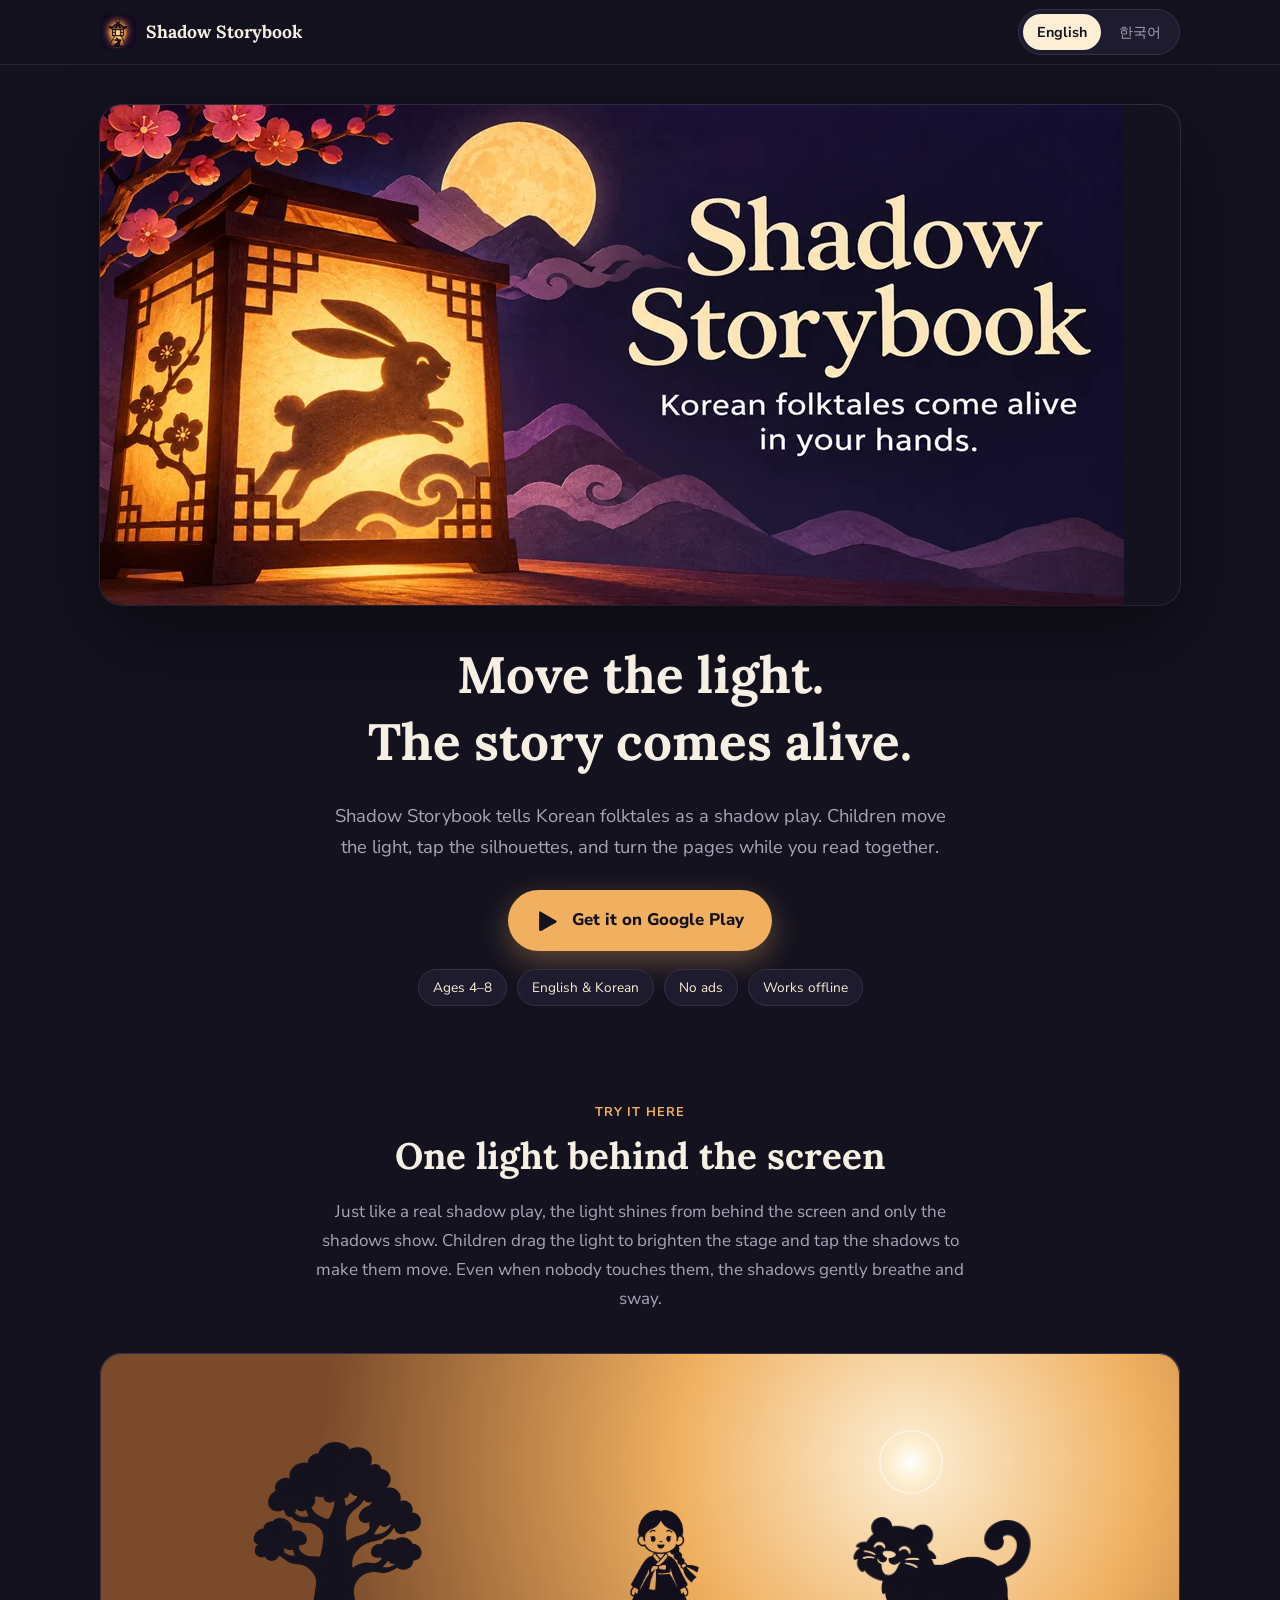
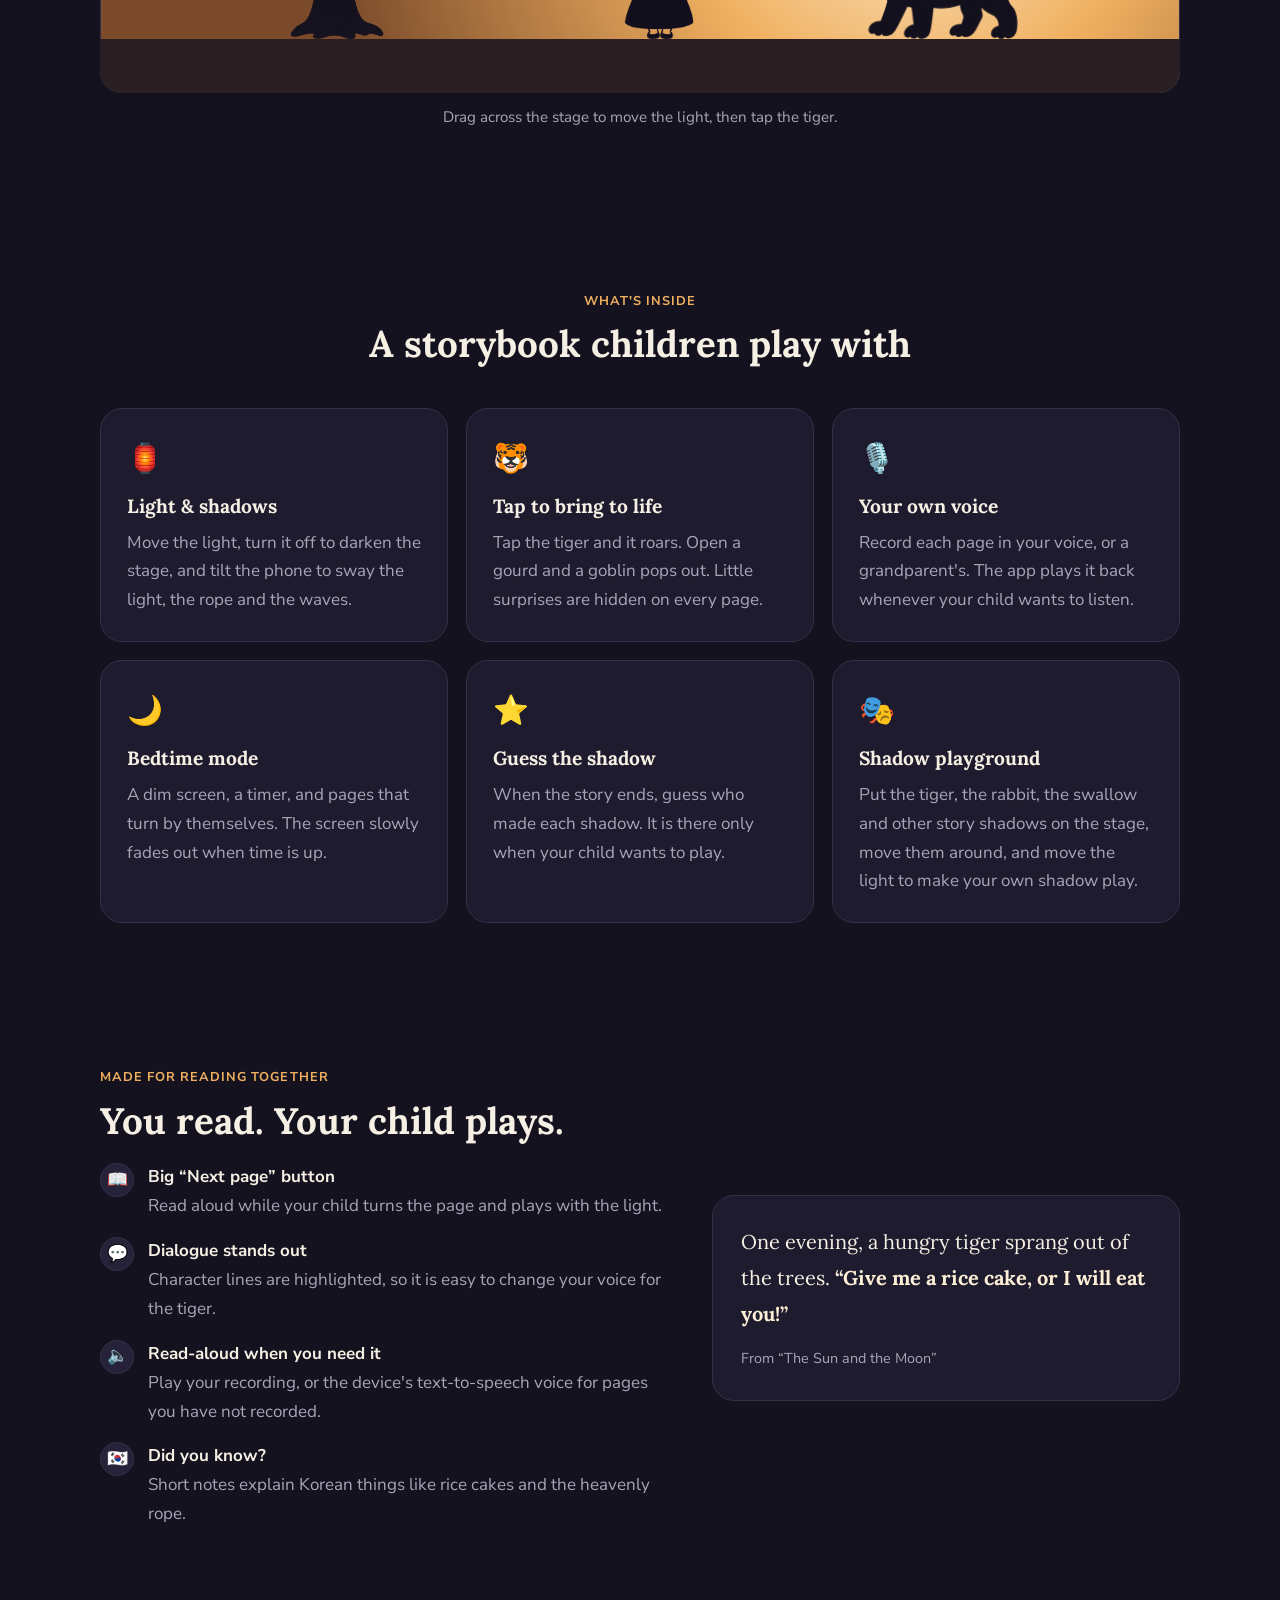
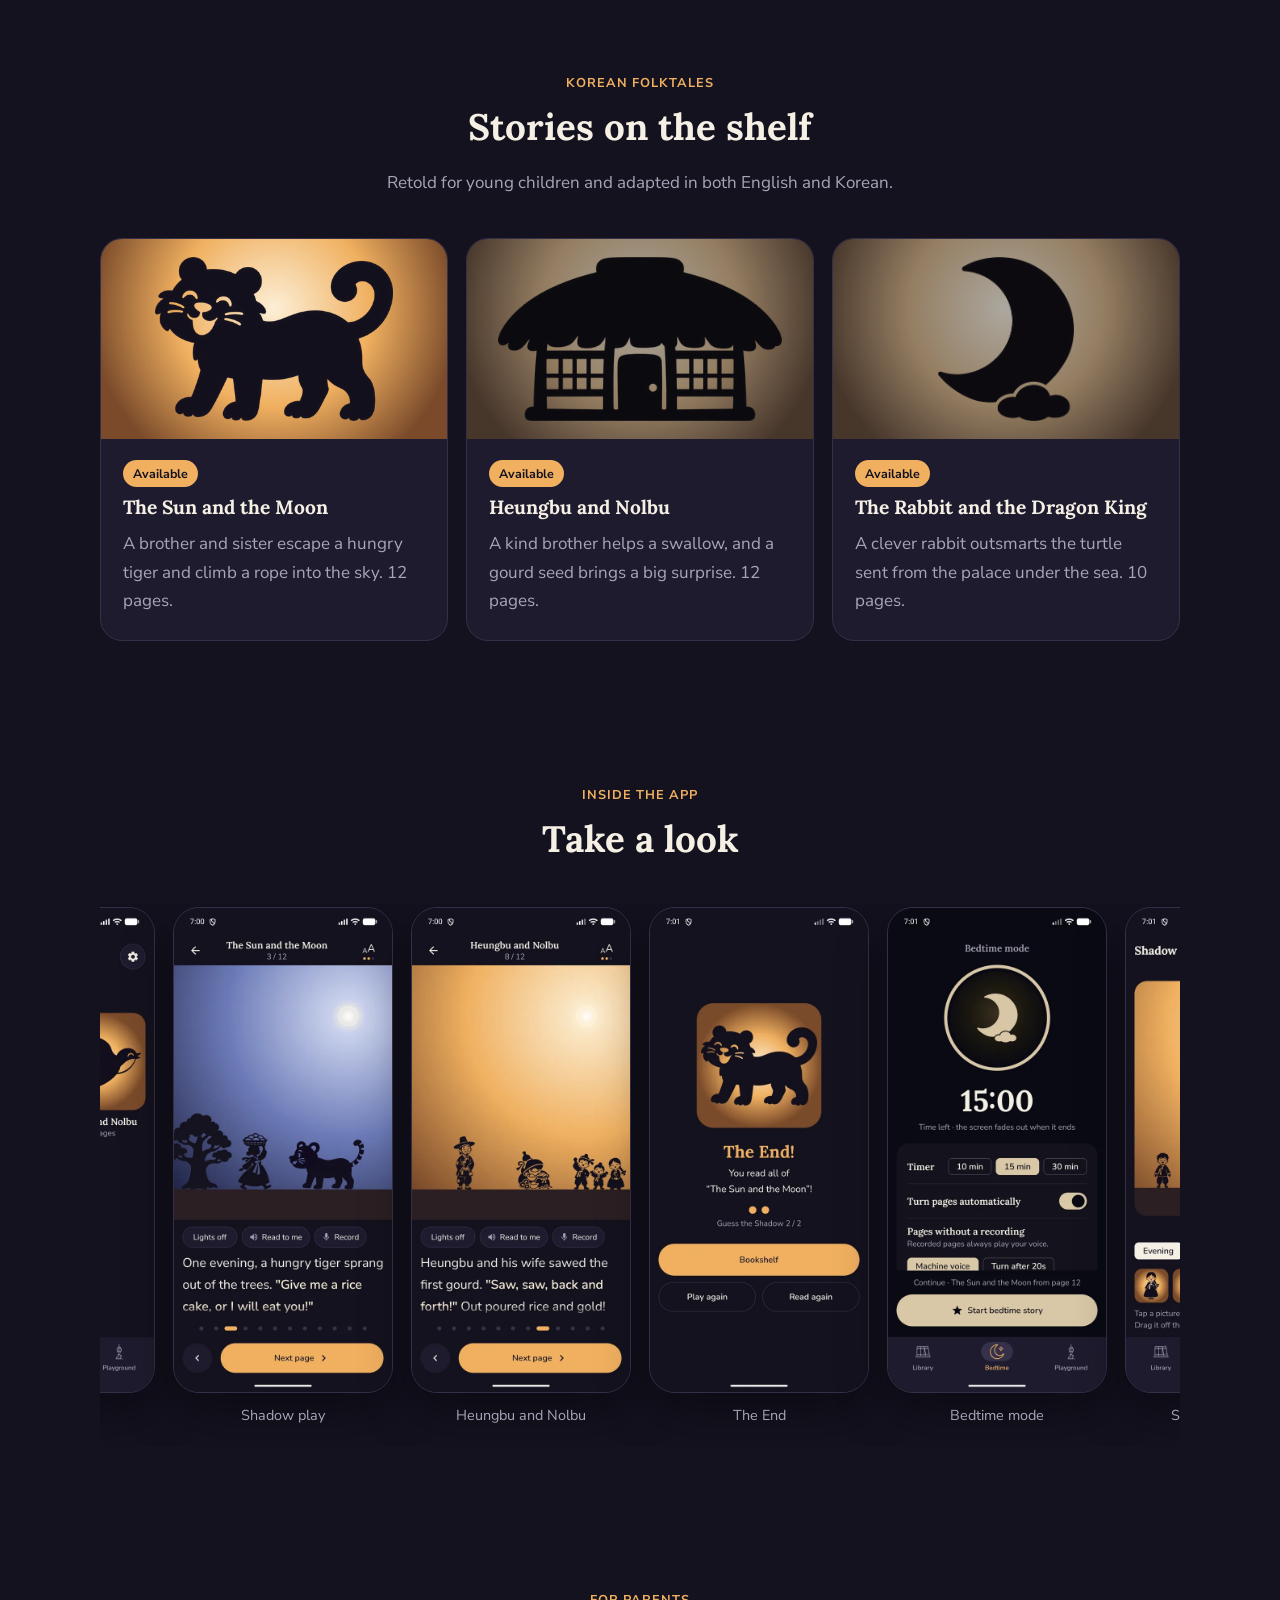
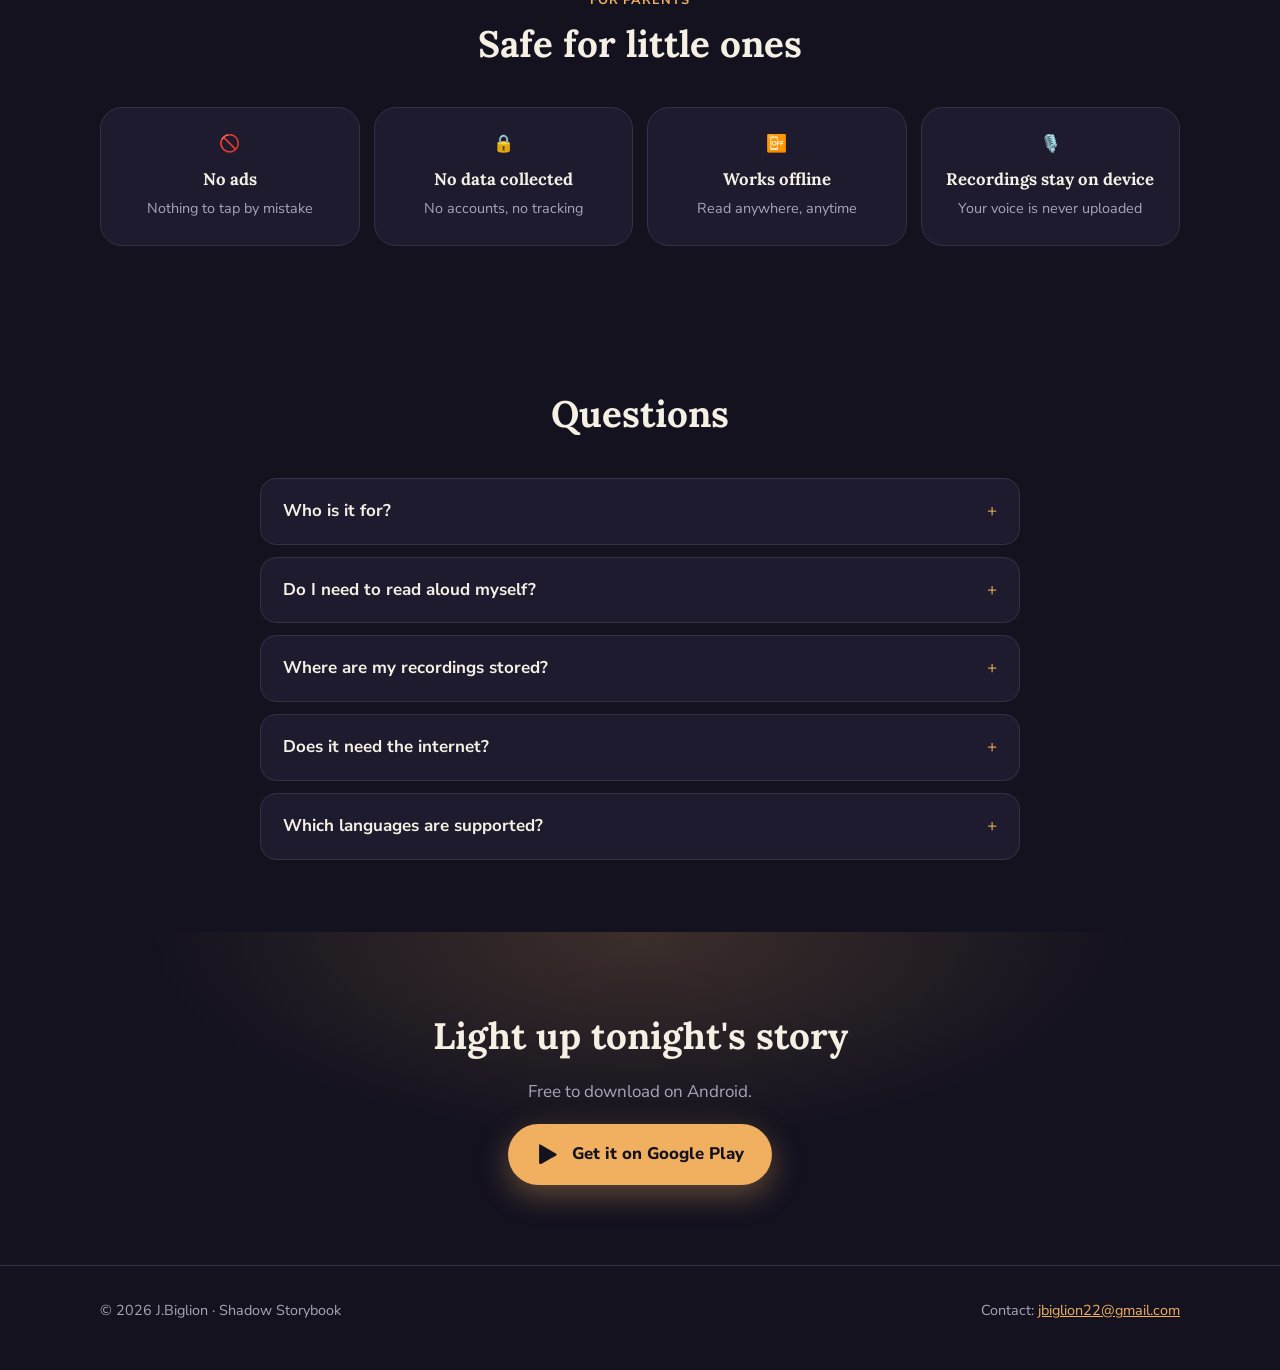
<file: index.html>
<!doctype html>
<html lang="en" data-page="index" data-default="true">
<head>
  <meta charset="utf-8">
  <meta name="viewport" content="width=device-width, initial-scale=1">
  <title>Shadow Storybook: Korean Folktales</title>
  <meta name="description" content="Korean folktales told as a shadow play. Move the light and tap the shadows to bring them to life. Read together, record your own voice, and fall asleep with bedtime mode. No ads.">
  <link rel="alternate" hreflang="en" href="index.html">
  <link rel="alternate" hreflang="ko" href="index-ko.html">
  <link rel="icon" href="icons/favicon-64.png">
  <meta property="og:title" content="Shadow Storybook: Korean Folktales">
  <meta property="og:description" content="Move the light and the story comes alive.">
  <meta property="og:image" content="images/hero-en.webp">
  <link rel="preconnect" href="https://fonts.googleapis.com">
  <link rel="preconnect" href="https://fonts.gstatic.com" crossorigin>
  <link href="https://fonts.googleapis.com/css2?family=Lora:wght@500;700&family=Nunito+Sans:wght@400;700;800&display=swap" rel="stylesheet">
  <link rel="stylesheet" href="css/site.css">
  <script src="js/site.js"></script>
</head>
<body>
  <header class="site-header">
    <div class="wrap">
      <a class="brand" href="#top"><img src="icons/app-icon-192.png" alt=""><span>Shadow Storybook</span></a>
      <nav class="lang-switch" aria-label="Language">
        <a href="index.html?lang=en" data-set-lang="en" aria-current="true">English</a>
        <a href="index-ko.html" data-set-lang="ko" lang="ko">한국어</a>
      </nav>
    </div>
  </header>

  <main id="top">
    <section class="hero">
      <div class="wrap">
        <div class="hero-art">
          <img src="images/hero-en.webp" width="1024" height="500" alt="A paper lantern lights an open book where a rabbit's shadow leaps across the page">
        </div>
        <div class="hero-text">
          <h1>Move the light.<br>The story comes alive.</h1>
          <p class="lead">Shadow Storybook tells Korean folktales as a shadow play. Children move the light, tap the silhouettes, and turn the pages while you read together.</p>
          <a class="play-button" href="https://play.google.com/store/apps/details?id=com.phonensoft.shadowstorybook&amp;hl=en">
            <svg viewBox="0 0 24 24" aria-hidden="true"><path fill="currentColor" d="M3.6 2.2c-.3.3-.5.8-.5 1.4v16.8c0 .6.2 1.1.5 1.4l.1.1L13 12.6v-.2L3.7 2.1l-.1.1zM16.1 15.7 13 12.6v-.2l3.1-3.1.1.1 3.7 2.1c1 .6 1 1.6 0 2.2l-3.7 2.1-.1-.1zm-.1.1L13 12.5 3.6 21.8c.4.4 1 .4 1.6.1l10.8-6.1M16 9.2 5.2 3.1c-.6-.4-1.2-.3-1.6.1L13 12.5l3-3.3z"/></svg>
            Get it on Google Play
          </a>
          <div class="badges">
            <span class="badge">Ages 4–8</span>
            <span class="badge">English &amp; Korean</span>
            <span class="badge">No ads</span>
            <span class="badge">Works offline</span>
          </div>
        </div>
      </div>
    </section>

    <section id="try">
      <div class="wrap">
        <div class="section-head">
          <div class="eyebrow">Try it here</div>
          <h2>One light behind the screen</h2>
          <p>Just like a real shadow play, the light shines from behind the screen and only the shadows show. Children drag the light to brighten the stage and tap the shadows to make them move. Even when nobody touches them, the shadows gently breathe and sway.</p>
        </div>
        <div class="stage" role="img" aria-label="Shadow stage: drag to move the light, tap a shadow">
          <div class="light"></div>
          <img class="figure" src="images/silhouette-tree.webp" alt="" style="left:22%">
          <img class="figure" src="images/silhouette-sister.webp" alt="" style="left:52%;height:38%">
          <img class="figure tap" src="images/silhouette-tiger.webp" alt="" data-bubble="Grrr!" style="left:78%;height:36%">
          <div class="bubble" aria-hidden="true"></div>
        </div>
        <p class="stage-hint">Drag across the stage to move the light, then tap the tiger.</p>
      </div>
    </section>

    <section id="features">
      <div class="wrap">
        <div class="section-head">
          <div class="eyebrow">What's inside</div>
          <h2>A storybook children play with</h2>
        </div>
        <div class="features">
          <div class="card"><div class="icon">🏮</div><h3>Light &amp; shadows</h3><p>Move the light, turn it off to darken the stage, and tilt the phone to sway the light, the rope and the waves.</p></div>
          <div class="card"><div class="icon">🐯</div><h3>Tap to bring to life</h3><p>Tap the tiger and it roars. Open a gourd and a goblin pops out. Little surprises are hidden on every page.</p></div>
          <div class="card"><div class="icon">🎙️</div><h3>Your own voice</h3><p>Record each page in your voice, or a grandparent's. The app plays it back whenever your child wants to listen.</p></div>
          <div class="card"><div class="icon">🌙</div><h3>Bedtime mode</h3><p>A dim screen, a timer, and pages that turn by themselves. The screen slowly fades out when time is up.</p></div>
          <div class="card"><div class="icon">⭐</div><h3>Guess the shadow</h3><p>When the story ends, guess who made each shadow. It is there only when your child wants to play.</p></div>
          <div class="card"><div class="icon">🎭</div><h3>Shadow playground</h3><p>Put the tiger, the rabbit, the swallow and other story shadows on the stage, move them around, and move the light to make your own shadow play.</p></div>
        </div>
      </div>
    </section>

    <section id="together">
      <div class="wrap split">
        <div>
          <div class="eyebrow">Made for reading together</div>
          <h2>You read. Your child plays.</h2>
          <ul>
            <li><span class="dot">📖</span><div><strong>Big “Next page” button</strong><p>Read aloud while your child turns the page and plays with the light.</p></div></li>
            <li><span class="dot">💬</span><div><strong>Dialogue stands out</strong><p>Character lines are highlighted, so it is easy to change your voice for the tiger.</p></div></li>
            <li><span class="dot">🔈</span><div><strong>Read-aloud when you need it</strong><p>Play your recording, or the device's text-to-speech voice for pages you have not recorded.</p></div></li>
            <li><span class="dot">🇰🇷</span><div><strong>Did you know?</strong><p>Short notes explain Korean things like rice cakes and the heavenly rope.</p></div></li>
          </ul>
        </div>
        <div class="quote">
          One evening, a hungry tiger sprang out of the trees.
          <span class="dialogue">“Give me a rice cake, or I will eat you!”</span>
          <small>From “The Sun and the Moon”</small>
        </div>
      </div>
    </section>

    <section id="stories">
      <div class="wrap">
        <div class="section-head">
          <div class="eyebrow">Korean folktales</div>
          <h2>Stories on the shelf</h2>
          <p>Retold for young children and adapted in both English and Korean.</p>
        </div>
        <div class="stories">
          <article class="story">
            <div class="cover"><img src="images/silhouette-tiger.webp" alt=""></div>
            <div class="body"><span class="tag now">Available</span><h3>The Sun and the Moon</h3><p>A brother and sister escape a hungry tiger and climb a rope into the sky. 12 pages.</p></div>
          </article>
          <article class="story">
            <div class="cover soon"><img src="images/silhouette-house.webp" alt=""></div>
            <div class="body"><span class="tag now">Available</span><h3>Heungbu and Nolbu</h3><p>A kind brother helps a swallow, and a gourd seed brings a big surprise. 12 pages.</p></div>
          </article>
          <article class="story">
            <div class="cover soon"><img src="images/silhouette-moon.webp" alt=""></div>
            <div class="body"><span class="tag now">Available</span><h3>The Rabbit and the Dragon King</h3><p>A clever rabbit outsmarts the turtle sent from the palace under the sea. 10 pages.</p></div>
          </article>
        </div>
      </div>
    </section>

    <section id="screens">
      <div class="wrap">
        <div class="section-head">
          <div class="eyebrow">Inside the app</div>
          <h2>Take a look</h2>
        </div>
        <div class="shots">
          <figure><img src="images/screenshot-en-1.webp" width="540" height="1200" loading="lazy" alt="Bookshelf screen"><figcaption>Bookshelf</figcaption></figure>
          <figure><img src="images/screenshot-en-2.webp" width="540" height="1200" loading="lazy" alt="Shadow play of The Sun and the Moon"><figcaption>Shadow play</figcaption></figure>
          <figure><img src="images/screenshot-en-3.webp" width="540" height="1200" loading="lazy" alt="A gourd opens and treasure pours out in Heungbu and Nolbu"><figcaption>Heungbu and Nolbu</figcaption></figure>
          <figure><img src="images/screenshot-en-4.webp" width="540" height="1200" loading="lazy" alt="The End screen after finishing a story"><figcaption>The End</figcaption></figure>
          <figure><img src="images/screenshot-en-5.webp" width="540" height="1200" loading="lazy" alt="Bedtime mode settings"><figcaption>Bedtime mode</figcaption></figure>
          <figure><img src="images/screenshot-en-6.webp" width="540" height="1200" loading="lazy" alt="Shadow playground"><figcaption>Shadow playground</figcaption></figure>
        </div>
      </div>
    </section>

    <section id="trust">
      <div class="wrap">
        <div class="section-head">
          <div class="eyebrow">For parents</div>
          <h2>Safe for little ones</h2>
        </div>
        <div class="trust">
          <div>🚫<strong>No ads</strong><span>Nothing to tap by mistake</span></div>
          <div>🔒<strong>No data collected</strong><span>No accounts, no tracking</span></div>
          <div>📴<strong>Works offline</strong><span>Read anywhere, anytime</span></div>
          <div>🎙️<strong>Recordings stay on device</strong><span>Your voice is never uploaded</span></div>
        </div>
      </div>
    </section>

    <section id="faq">
      <div class="wrap">
        <div class="section-head"><h2>Questions</h2></div>
        <div class="faq">
          <details><summary>Who is it for?</summary><p>Children aged about 4 to 8 reading with a parent, Korean families living abroad, and teachers introducing Korean culture.</p></details>
          <details><summary>Do I need to read aloud myself?</summary><p>Reading together is the heart of the app, but you can also record your voice once for each page or use your device's text-to-speech voice.</p></details>
          <details><summary>Where are my recordings stored?</summary><p>Only inside the app on your device. They are not uploaded and are left out of cloud backups. You can delete them any time in Settings.</p></details>
          <details><summary>Does it need the internet?</summary><p>No. Stories, pictures, and recordings are all on your device. Some text-to-speech voices from your device's speech engine may need the internet; the app shows which ones.</p></details>
          <details><summary>Which languages are supported?</summary><p>English and Korean. You can switch the language inside the app at any time.</p></details>
        </div>
      </div>
    </section>

    <section class="cta">
      <div class="wrap">
        <h2>Light up tonight's story</h2>
        <p class="lead" style="color:var(--muted)">Free to download on Android.</p>
        <a class="play-button" href="https://play.google.com/store/apps/details?id=com.phonensoft.shadowstorybook&amp;hl=en">
          <svg viewBox="0 0 24 24" aria-hidden="true"><path fill="currentColor" d="M3.6 2.2c-.3.3-.5.8-.5 1.4v16.8c0 .6.2 1.1.5 1.4l.1.1L13 12.6v-.2L3.7 2.1l-.1.1zM16.1 15.7 13 12.6v-.2l3.1-3.1.1.1 3.7 2.1c1 .6 1 1.6 0 2.2l-3.7 2.1-.1-.1zm-.1.1L13 12.5 3.6 21.8c.4.4 1 .4 1.6.1l10.8-6.1M16 9.2 5.2 3.1c-.6-.4-1.2-.3-1.6.1L13 12.5l3-3.3z"/></svg>
          Get it on Google Play
        </a>
      </div>
    </section>
  </main>

  <footer class="site-footer">
    <div class="wrap">
      <span>© 2026 J.Biglion · Shadow Storybook</span>
      <span>Contact: <a href="mailto:jbiglion22@gmail.com">jbiglion22@gmail.com</a></span>
    </div>
  </footer>
</body>
</html>
</file>
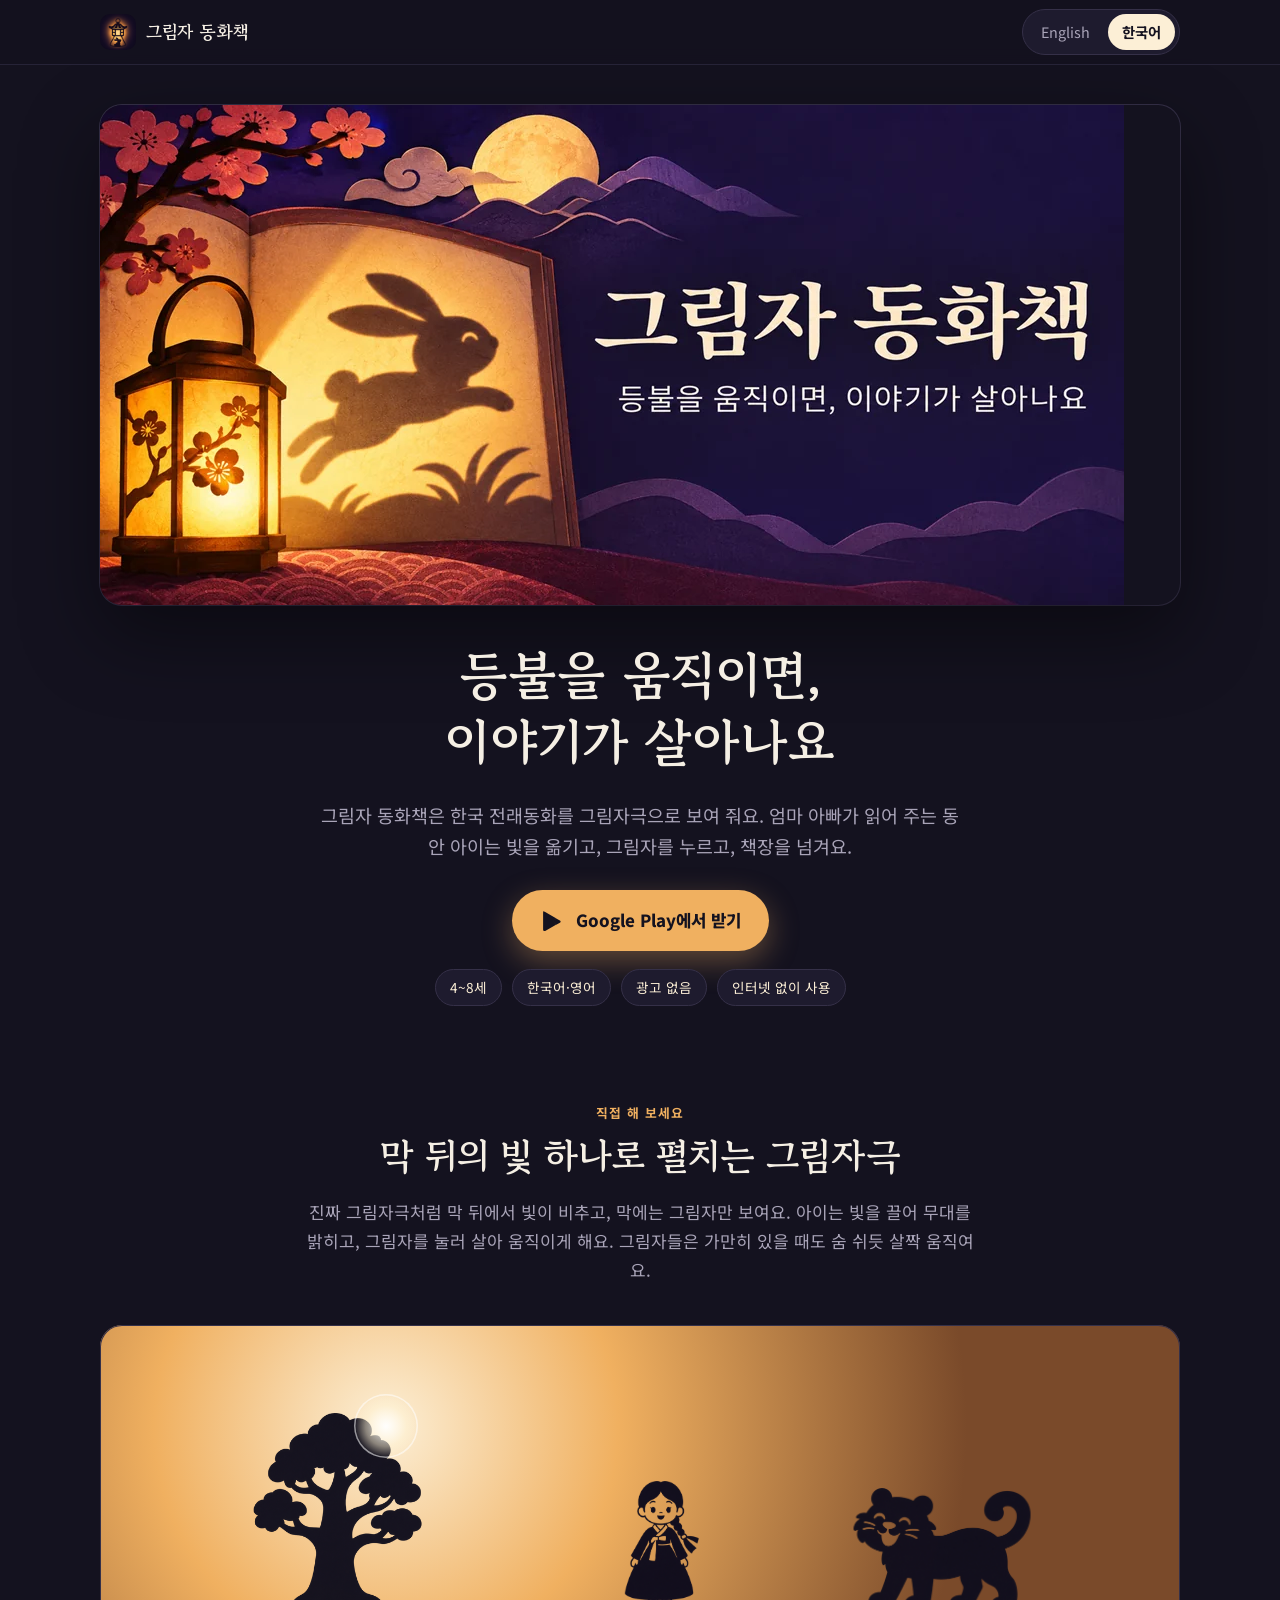
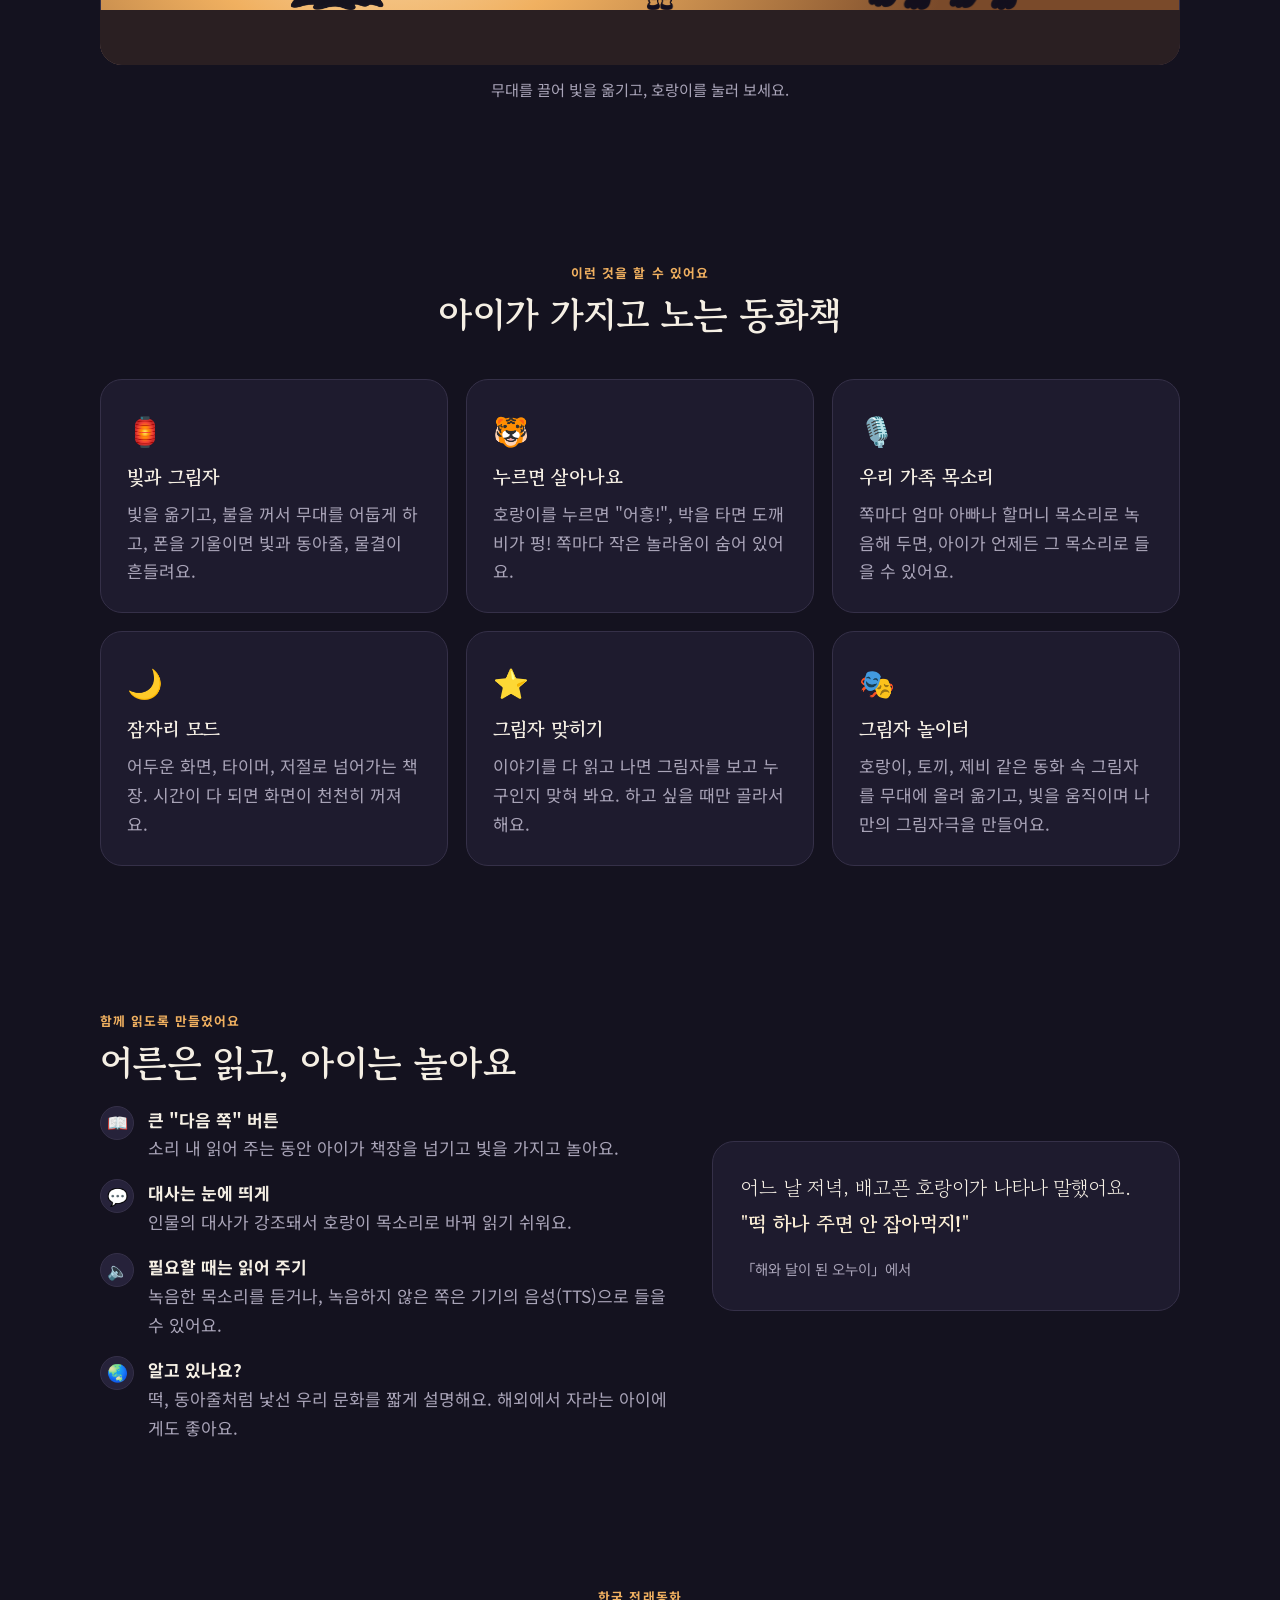
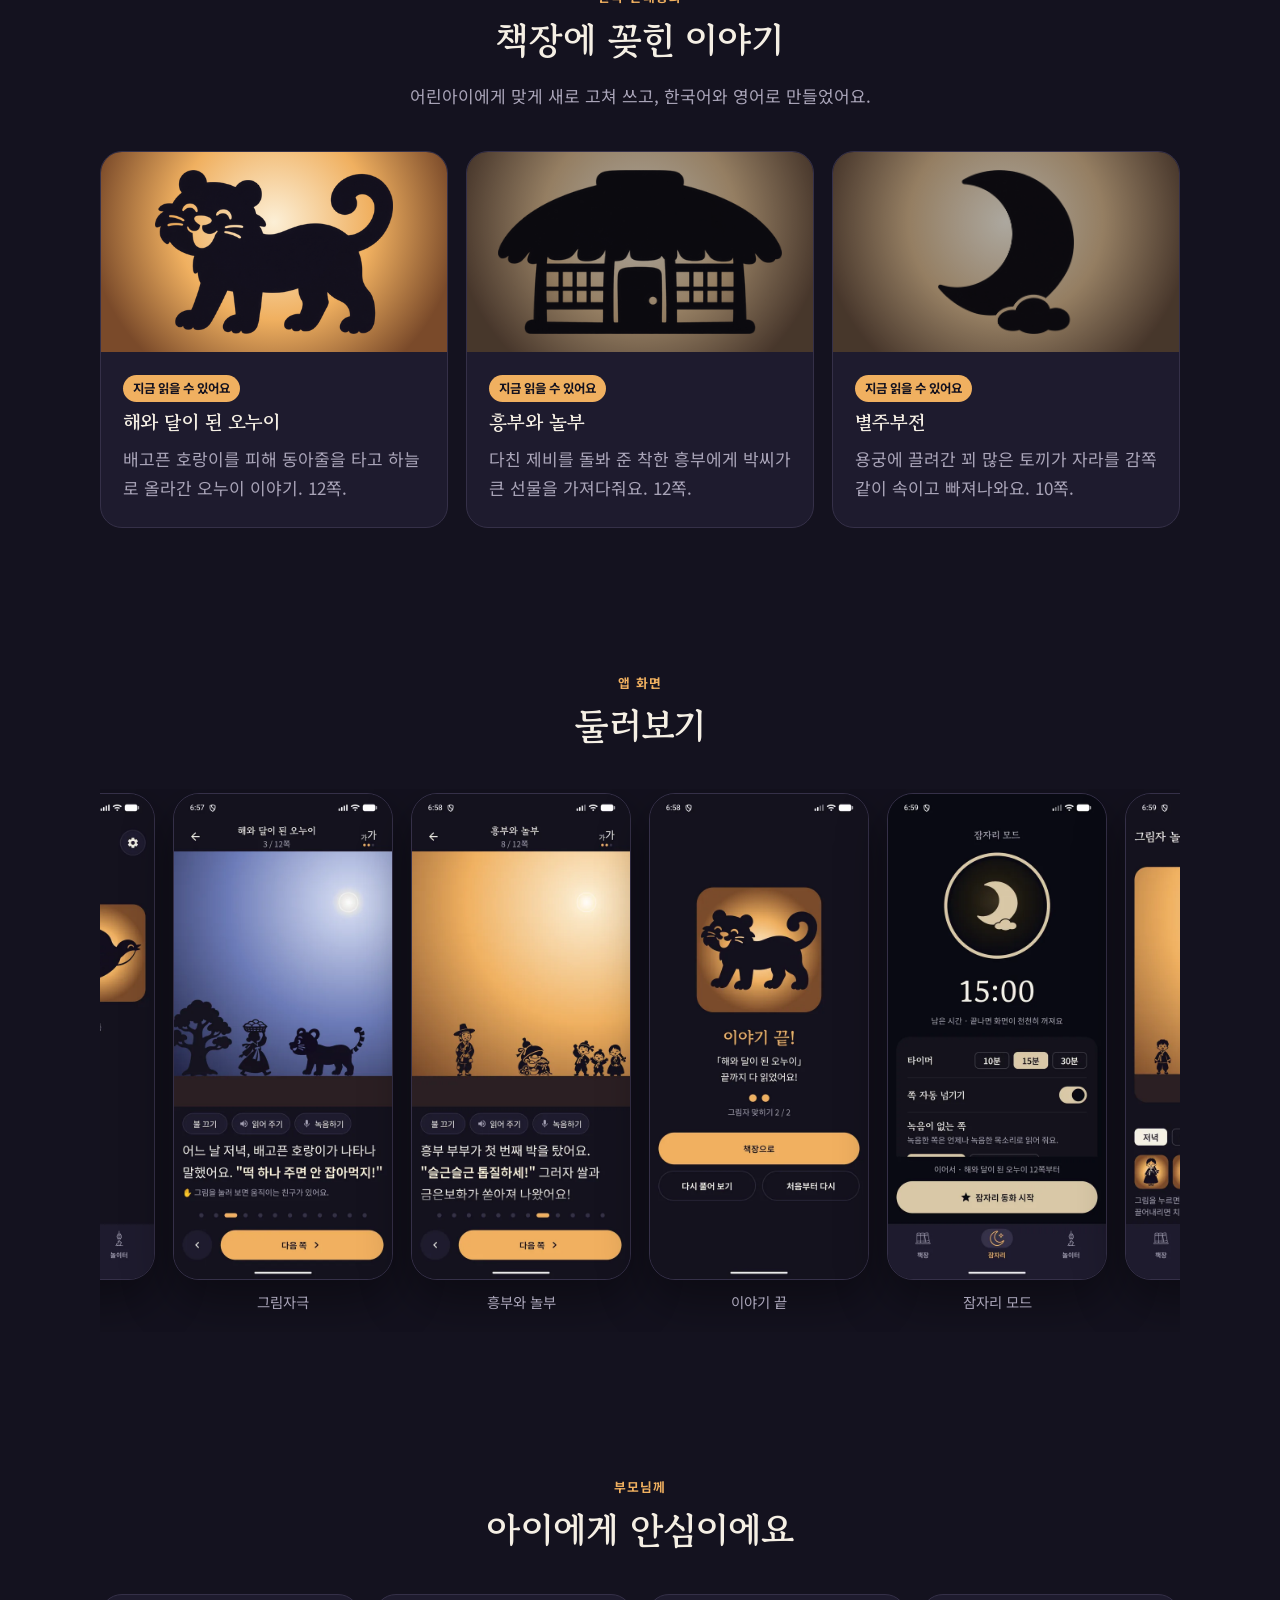
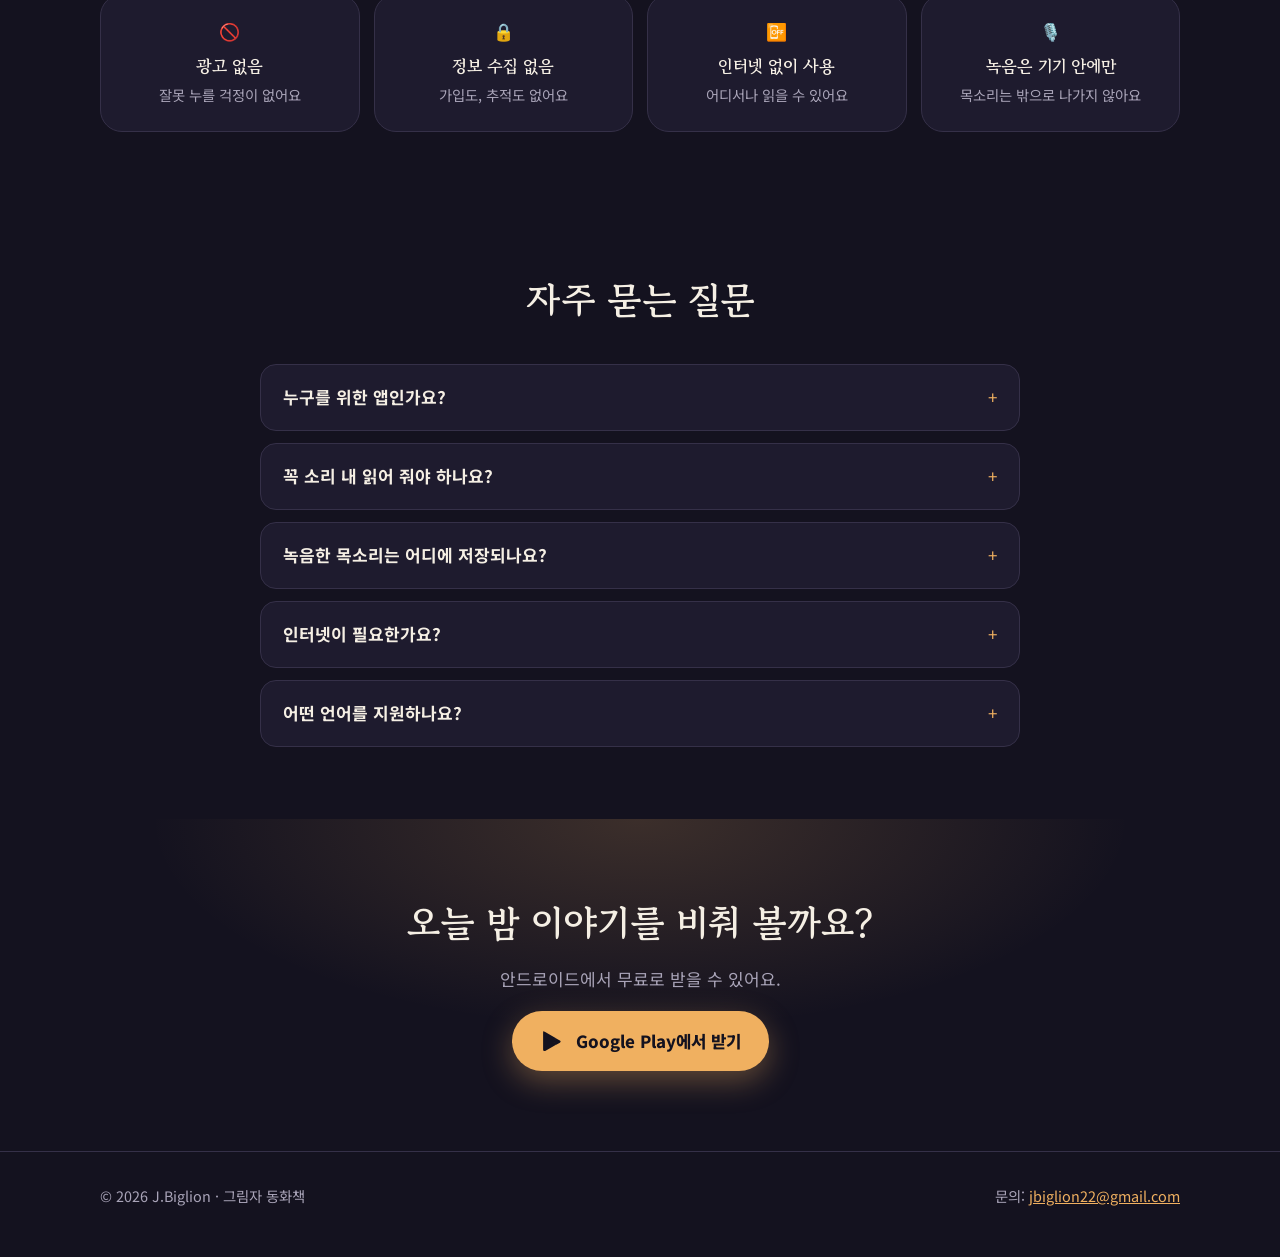
<file: index-ko.html>
<!doctype html>
<html lang="ko" data-page="index" data-default="false">
<head>
  <meta charset="utf-8">
  <meta name="viewport" content="width=device-width, initial-scale=1">
  <title>그림자 동화책 - 한국 전래동화 그림자극</title>
  <meta name="description" content="한국 전래동화를 그림자극으로 만나요. 빛을 옮기고 그림자를 누르며 놀고, 함께 읽고, 내 목소리로 녹음하고, 잠자리 모드로 잠들어요. 광고 없음.">
  <link rel="alternate" hreflang="en" href="index.html">
  <link rel="alternate" hreflang="ko" href="index-ko.html">
  <link rel="icon" href="icons/favicon-64.png">
  <meta property="og:title" content="그림자 동화책">
  <meta property="og:description" content="등불을 움직이면, 이야기가 살아나요.">
  <meta property="og:image" content="images/hero-ko.webp">
  <link rel="preconnect" href="https://fonts.googleapis.com">
  <link rel="preconnect" href="https://fonts.gstatic.com" crossorigin>
  <link href="https://fonts.googleapis.com/css2?family=Gowun+Batang:wght@400;700&family=Noto+Sans+KR:wght@400;700;800&display=swap" rel="stylesheet">
  <link rel="stylesheet" href="css/site.css">
  <script src="js/site.js"></script>
</head>
<body>
  <header class="site-header">
    <div class="wrap">
      <a class="brand" href="#top"><img src="icons/app-icon-192.png" alt=""><span>그림자 동화책</span></a>
      <nav class="lang-switch" aria-label="언어">
        <a href="index.html?lang=en" data-set-lang="en" lang="en">English</a>
        <a href="index-ko.html" data-set-lang="ko" aria-current="true">한국어</a>
      </nav>
    </div>
  </header>

  <main id="top">
    <section class="hero">
      <div class="wrap">
        <div class="hero-art">
          <img src="images/hero-ko.webp" width="1024" height="500" alt="등불이 펼쳐진 책을 비추고, 책장 위로 토끼 그림자가 뛰어오르는 그림">
        </div>
        <div class="hero-text">
          <h1>등불을 움직이면,<br>이야기가 살아나요</h1>
          <p class="lead">그림자 동화책은 한국 전래동화를 그림자극으로 보여 줘요. 엄마 아빠가 읽어 주는 동안 아이는 빛을 옮기고, 그림자를 누르고, 책장을 넘겨요.</p>
          <a class="play-button" href="https://play.google.com/store/apps/details?id=com.phonensoft.shadowstorybook&amp;hl=ko">
            <svg viewBox="0 0 24 24" aria-hidden="true"><path fill="currentColor" d="M3.6 2.2c-.3.3-.5.8-.5 1.4v16.8c0 .6.2 1.1.5 1.4l.1.1L13 12.6v-.2L3.7 2.1l-.1.1zM16.1 15.7 13 12.6v-.2l3.1-3.1.1.1 3.7 2.1c1 .6 1 1.6 0 2.2l-3.7 2.1-.1-.1zm-.1.1L13 12.5 3.6 21.8c.4.4 1 .4 1.6.1l10.8-6.1M16 9.2 5.2 3.1c-.6-.4-1.2-.3-1.6.1L13 12.5l3-3.3z"/></svg>
            Google Play에서 받기
          </a>
          <div class="badges">
            <span class="badge">4~8세</span>
            <span class="badge">한국어·영어</span>
            <span class="badge">광고 없음</span>
            <span class="badge">인터넷 없이 사용</span>
          </div>
        </div>
      </div>
    </section>

    <section id="try">
      <div class="wrap">
        <div class="section-head">
          <div class="eyebrow">직접 해 보세요</div>
          <h2>막 뒤의 빛 하나로 펼치는 그림자극</h2>
          <p>진짜 그림자극처럼 막 뒤에서 빛이 비추고, 막에는 그림자만 보여요. 아이는 빛을 끌어 무대를 밝히고, 그림자를 눌러 살아 움직이게 해요. 그림자들은 가만히 있을 때도 숨 쉬듯 살짝 움직여요.</p>
        </div>
        <div class="stage" role="img" aria-label="그림자 무대: 끌어서 빛을 옮기고, 그림자를 눌러 보세요">
          <div class="light"></div>
          <img class="figure" src="images/silhouette-tree.webp" alt="" style="left:22%">
          <img class="figure" src="images/silhouette-sister.webp" alt="" style="left:52%;height:38%">
          <img class="figure tap" src="images/silhouette-tiger.webp" alt="" data-bubble="어흥!" style="left:78%;height:36%">
          <div class="bubble" aria-hidden="true"></div>
        </div>
        <p class="stage-hint">무대를 끌어 빛을 옮기고, 호랑이를 눌러 보세요.</p>
      </div>
    </section>

    <section id="features">
      <div class="wrap">
        <div class="section-head">
          <div class="eyebrow">이런 것을 할 수 있어요</div>
          <h2>아이가 가지고 노는 동화책</h2>
        </div>
        <div class="features">
          <div class="card"><div class="icon">🏮</div><h3>빛과 그림자</h3><p>빛을 옮기고, 불을 꺼서 무대를 어둡게 하고, 폰을 기울이면 빛과 동아줄, 물결이 흔들려요.</p></div>
          <div class="card"><div class="icon">🐯</div><h3>누르면 살아나요</h3><p>호랑이를 누르면 "어흥!", 박을 타면 도깨비가 펑! 쪽마다 작은 놀라움이 숨어 있어요.</p></div>
          <div class="card"><div class="icon">🎙️</div><h3>우리 가족 목소리</h3><p>쪽마다 엄마 아빠나 할머니 목소리로 녹음해 두면, 아이가 언제든 그 목소리로 들을 수 있어요.</p></div>
          <div class="card"><div class="icon">🌙</div><h3>잠자리 모드</h3><p>어두운 화면, 타이머, 저절로 넘어가는 책장. 시간이 다 되면 화면이 천천히 꺼져요.</p></div>
          <div class="card"><div class="icon">⭐</div><h3>그림자 맞히기</h3><p>이야기를 다 읽고 나면 그림자를 보고 누구인지 맞혀 봐요. 하고 싶을 때만 골라서 해요.</p></div>
          <div class="card"><div class="icon">🎭</div><h3>그림자 놀이터</h3><p>호랑이, 토끼, 제비 같은 동화 속 그림자를 무대에 올려 옮기고, 빛을 움직이며 나만의 그림자극을 만들어요.</p></div>
        </div>
      </div>
    </section>

    <section id="together">
      <div class="wrap split">
        <div>
          <div class="eyebrow">함께 읽도록 만들었어요</div>
          <h2>어른은 읽고, 아이는 놀아요</h2>
          <ul>
            <li><span class="dot">📖</span><div><strong>큰 "다음 쪽" 버튼</strong><p>소리 내 읽어 주는 동안 아이가 책장을 넘기고 빛을 가지고 놀아요.</p></div></li>
            <li><span class="dot">💬</span><div><strong>대사는 눈에 띄게</strong><p>인물의 대사가 강조돼서 호랑이 목소리로 바꿔 읽기 쉬워요.</p></div></li>
            <li><span class="dot">🔈</span><div><strong>필요할 때는 읽어 주기</strong><p>녹음한 목소리를 듣거나, 녹음하지 않은 쪽은 기기의 음성(TTS)으로 들을 수 있어요.</p></div></li>
            <li><span class="dot">🌏</span><div><strong>알고 있나요?</strong><p>떡, 동아줄처럼 낯선 우리 문화를 짧게 설명해요. 해외에서 자라는 아이에게도 좋아요.</p></div></li>
          </ul>
        </div>
        <div class="quote">
          어느 날 저녁, 배고픈 호랑이가 나타나 말했어요.
          <span class="dialogue">"떡 하나 주면 안 잡아먹지!"</span>
          <small>「해와 달이 된 오누이」에서</small>
        </div>
      </div>
    </section>

    <section id="stories">
      <div class="wrap">
        <div class="section-head">
          <div class="eyebrow">한국 전래동화</div>
          <h2>책장에 꽂힌 이야기</h2>
          <p>어린아이에게 맞게 새로 고쳐 쓰고, 한국어와 영어로 만들었어요.</p>
        </div>
        <div class="stories">
          <article class="story">
            <div class="cover"><img src="images/silhouette-tiger.webp" alt=""></div>
            <div class="body"><span class="tag now">지금 읽을 수 있어요</span><h3>해와 달이 된 오누이</h3><p>배고픈 호랑이를 피해 동아줄을 타고 하늘로 올라간 오누이 이야기. 12쪽.</p></div>
          </article>
          <article class="story">
            <div class="cover soon"><img src="images/silhouette-house.webp" alt=""></div>
            <div class="body"><span class="tag now">지금 읽을 수 있어요</span><h3>흥부와 놀부</h3><p>다친 제비를 돌봐 준 착한 흥부에게 박씨가 큰 선물을 가져다줘요. 12쪽.</p></div>
          </article>
          <article class="story">
            <div class="cover soon"><img src="images/silhouette-moon.webp" alt=""></div>
            <div class="body"><span class="tag now">지금 읽을 수 있어요</span><h3>별주부전</h3><p>용궁에 끌려간 꾀 많은 토끼가 자라를 감쪽같이 속이고 빠져나와요. 10쪽.</p></div>
          </article>
        </div>
      </div>
    </section>

    <section id="screens">
      <div class="wrap">
        <div class="section-head">
          <div class="eyebrow">앱 화면</div>
          <h2>둘러보기</h2>
        </div>
        <div class="shots">
          <figure><img src="images/screenshot-ko-1.webp" width="540" height="1200" loading="lazy" alt="책장 화면"><figcaption>책장</figcaption></figure>
          <figure><img src="images/screenshot-ko-2.webp" width="540" height="1200" loading="lazy" alt="해와 달이 된 오누이 그림자극 화면"><figcaption>그림자극</figcaption></figure>
          <figure><img src="images/screenshot-ko-3.webp" width="540" height="1200" loading="lazy" alt="흥부와 놀부 박에서 보물이 나오는 화면"><figcaption>흥부와 놀부</figcaption></figure>
          <figure><img src="images/screenshot-ko-4.webp" width="540" height="1200" loading="lazy" alt="이야기를 다 읽은 뒤의 이야기 끝 화면"><figcaption>이야기 끝</figcaption></figure>
          <figure><img src="images/screenshot-ko-5.webp" width="540" height="1200" loading="lazy" alt="잠자리 모드 설정 화면"><figcaption>잠자리 모드</figcaption></figure>
          <figure><img src="images/screenshot-ko-6.webp" width="540" height="1200" loading="lazy" alt="그림자 놀이터 화면"><figcaption>그림자 놀이터</figcaption></figure>
        </div>
      </div>
    </section>

    <section id="trust">
      <div class="wrap">
        <div class="section-head">
          <div class="eyebrow">부모님께</div>
          <h2>아이에게 안심이에요</h2>
        </div>
        <div class="trust">
          <div>🚫<strong>광고 없음</strong><span>잘못 누를 걱정이 없어요</span></div>
          <div>🔒<strong>정보 수집 없음</strong><span>가입도, 추적도 없어요</span></div>
          <div>📴<strong>인터넷 없이 사용</strong><span>어디서나 읽을 수 있어요</span></div>
          <div>🎙️<strong>녹음은 기기 안에만</strong><span>목소리는 밖으로 나가지 않아요</span></div>
        </div>
      </div>
    </section>

    <section id="faq">
      <div class="wrap">
        <div class="section-head"><h2>자주 묻는 질문</h2></div>
        <div class="faq">
          <details><summary>누구를 위한 앱인가요?</summary><p>부모님과 함께 읽는 4~8세 아이, 해외에 사는 한인 가정, 우리 문화를 가르치는 선생님을 위해 만들었어요.</p></details>
          <details><summary>꼭 소리 내 읽어 줘야 하나요?</summary><p>함께 읽는 것이 가장 좋지만, 쪽마다 한 번 녹음해 두거나 기기의 음성(TTS)으로 들을 수도 있어요.</p></details>
          <details><summary>녹음한 목소리는 어디에 저장되나요?</summary><p>기기 안의 앱 저장 공간에만 저장돼요. 인터넷으로 보내지 않고 클라우드 백업에도 넣지 않아요. 설정에서 언제든 지울 수 있어요.</p></details>
          <details><summary>인터넷이 필요한가요?</summary><p>아니요. 동화, 그림, 녹음이 모두 기기 안에 있어요. 다만 기기 음성 엔진의 목소리 중 일부는 인터넷이 필요할 수 있고, 앱에서 어떤 목소리인지 표시해 줘요.</p></details>
          <details><summary>어떤 언어를 지원하나요?</summary><p>한국어와 영어예요. 앱 안에서 언제든 언어를 바꿀 수 있어요.</p></details>
        </div>
      </div>
    </section>

    <section class="cta">
      <div class="wrap">
        <h2>오늘 밤 이야기를 비춰 볼까요?</h2>
        <p class="lead" style="color:var(--muted)">안드로이드에서 무료로 받을 수 있어요.</p>
        <a class="play-button" href="https://play.google.com/store/apps/details?id=com.phonensoft.shadowstorybook&amp;hl=ko">
          <svg viewBox="0 0 24 24" aria-hidden="true"><path fill="currentColor" d="M3.6 2.2c-.3.3-.5.8-.5 1.4v16.8c0 .6.2 1.1.5 1.4l.1.1L13 12.6v-.2L3.7 2.1l-.1.1zM16.1 15.7 13 12.6v-.2l3.1-3.1.1.1 3.7 2.1c1 .6 1 1.6 0 2.2l-3.7 2.1-.1-.1zm-.1.1L13 12.5 3.6 21.8c.4.4 1 .4 1.6.1l10.8-6.1M16 9.2 5.2 3.1c-.6-.4-1.2-.3-1.6.1L13 12.5l3-3.3z"/></svg>
          Google Play에서 받기
        </a>
      </div>
    </section>
  </main>

  <footer class="site-footer">
    <div class="wrap">
      <span>© 2026 J.Biglion · 그림자 동화책</span>
      <span>문의: <a href="mailto:jbiglion22@gmail.com">jbiglion22@gmail.com</a></span>
    </div>
  </footer>
</body>
</html>
</file>
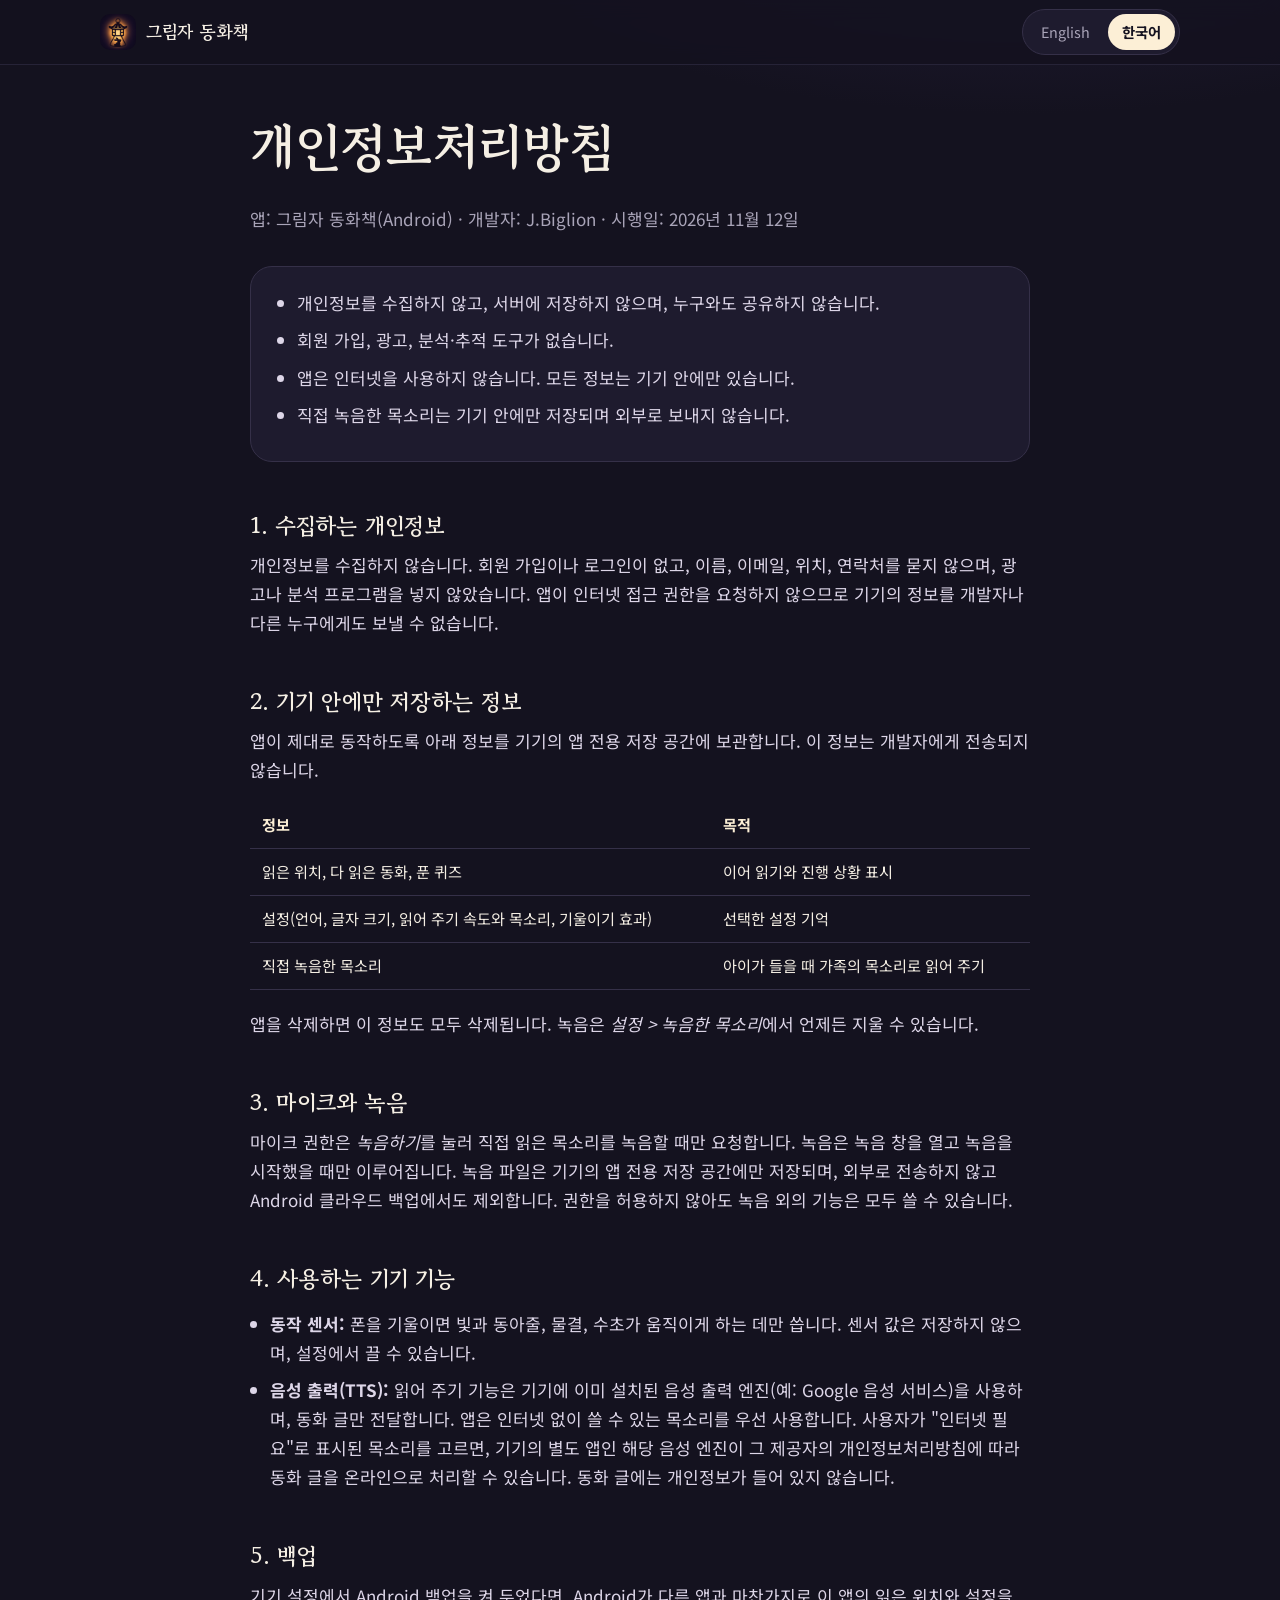
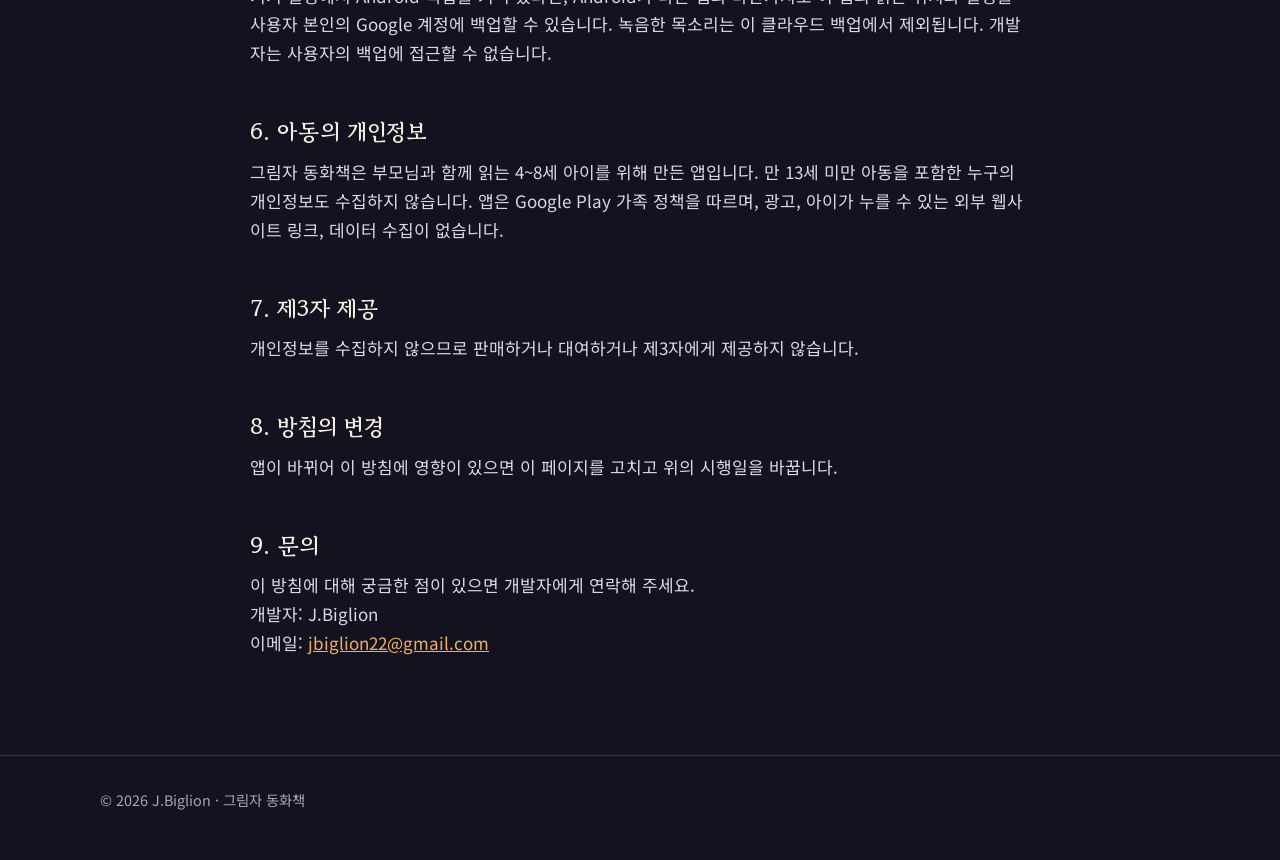
<file: privacy-policy-ko.html>
<!doctype html>
<html lang="ko" data-page="privacy-policy" data-default="false">
<head>
  <meta charset="utf-8">
  <meta name="viewport" content="width=device-width, initial-scale=1">
  <title>개인정보처리방침 - 그림자 동화책</title>
  <meta name="description" content="그림자 동화책 앱의 개인정보처리방침입니다.">
  <link rel="alternate" hreflang="en" href="privacy-policy.html">
  <link rel="alternate" hreflang="ko" href="privacy-policy-ko.html">
  <link rel="icon" href="icons/favicon-64.png">
  <link rel="preconnect" href="https://fonts.googleapis.com">
  <link rel="preconnect" href="https://fonts.gstatic.com" crossorigin>
  <link href="https://fonts.googleapis.com/css2?family=Gowun+Batang:wght@400;700&family=Noto+Sans+KR:wght@400;700&display=swap" rel="stylesheet">
  <link rel="stylesheet" href="css/site.css">
  <script src="js/site.js"></script>
</head>
<body>
  <header class="site-header">
    <div class="wrap">
      <span class="brand"><img src="icons/app-icon-192.png" alt=""><span>그림자 동화책</span></span>
      <nav class="lang-switch" aria-label="언어">
        <a href="privacy-policy.html?lang=en" data-set-lang="en" lang="en">English</a>
        <a href="privacy-policy-ko.html" data-set-lang="ko" aria-current="true">한국어</a>
      </nav>
    </div>
  </header>

  <main class="wrap">
    <article class="doc">
      <h1>개인정보처리방침</h1>
      <p class="updated">앱: 그림자 동화책(Android) · 개발자: J.Biglion · 시행일: 2026년 11월 12일</p>

      <div class="summary">
        <ul>
          <li>개인정보를 수집하지 않고, 서버에 저장하지 않으며, 누구와도 공유하지 않습니다.</li>
          <li>회원 가입, 광고, 분석·추적 도구가 없습니다.</li>
          <li>앱은 인터넷을 사용하지 않습니다. 모든 정보는 기기 안에만 있습니다.</li>
          <li>직접 녹음한 목소리는 기기 안에만 저장되며 외부로 보내지 않습니다.</li>
        </ul>
      </div>

      <h2>1. 수집하는 개인정보</h2>
      <p>개인정보를 수집하지 않습니다. 회원 가입이나 로그인이 없고, 이름, 이메일, 위치, 연락처를 묻지 않으며, 광고나 분석 프로그램을 넣지 않았습니다. 앱이 인터넷 접근 권한을 요청하지 않으므로 기기의 정보를 개발자나 다른 누구에게도 보낼 수 없습니다.</p>

      <h2>2. 기기 안에만 저장하는 정보</h2>
      <p>앱이 제대로 동작하도록 아래 정보를 기기의 앱 전용 저장 공간에 보관합니다. 이 정보는 개발자에게 전송되지 않습니다.</p>
      <table>
        <thead><tr><th>정보</th><th>목적</th></tr></thead>
        <tbody>
          <tr><td>읽은 위치, 다 읽은 동화, 푼 퀴즈</td><td>이어 읽기와 진행 상황 표시</td></tr>
          <tr><td>설정(언어, 글자 크기, 읽어 주기 속도와 목소리, 기울이기 효과)</td><td>선택한 설정 기억</td></tr>
          <tr><td>직접 녹음한 목소리</td><td>아이가 들을 때 가족의 목소리로 읽어 주기</td></tr>
        </tbody>
      </table>
      <p>앱을 삭제하면 이 정보도 모두 삭제됩니다. 녹음은 <em>설정 &gt; 녹음한 목소리</em>에서 언제든 지울 수 있습니다.</p>

      <h2>3. 마이크와 녹음</h2>
      <p>마이크 권한은 <em>녹음하기</em>를 눌러 직접 읽은 목소리를 녹음할 때만 요청합니다. 녹음은 녹음 창을 열고 녹음을 시작했을 때만 이루어집니다. 녹음 파일은 기기의 앱 전용 저장 공간에만 저장되며, 외부로 전송하지 않고 Android 클라우드 백업에서도 제외합니다. 권한을 허용하지 않아도 녹음 외의 기능은 모두 쓸 수 있습니다.</p>

      <h2>4. 사용하는 기기 기능</h2>
      <ul>
        <li><strong>동작 센서:</strong> 폰을 기울이면 빛과 동아줄, 물결, 수초가 움직이게 하는 데만 씁니다. 센서 값은 저장하지 않으며, 설정에서 끌 수 있습니다.</li>
        <li><strong>음성 출력(TTS):</strong> 읽어 주기 기능은 기기에 이미 설치된 음성 출력 엔진(예: Google 음성 서비스)을 사용하며, 동화 글만 전달합니다. 앱은 인터넷 없이 쓸 수 있는 목소리를 우선 사용합니다. 사용자가 "인터넷 필요"로 표시된 목소리를 고르면, 기기의 별도 앱인 해당 음성 엔진이 그 제공자의 개인정보처리방침에 따라 동화 글을 온라인으로 처리할 수 있습니다. 동화 글에는 개인정보가 들어 있지 않습니다.</li>
      </ul>

      <h2>5. 백업</h2>
      <p>기기 설정에서 Android 백업을 켜 두었다면, Android가 다른 앱과 마찬가지로 이 앱의 읽은 위치와 설정을 사용자 본인의 Google 계정에 백업할 수 있습니다. 녹음한 목소리는 이 클라우드 백업에서 제외됩니다. 개발자는 사용자의 백업에 접근할 수 없습니다.</p>

      <h2>6. 아동의 개인정보</h2>
      <p>그림자 동화책은 부모님과 함께 읽는 4~8세 아이를 위해 만든 앱입니다. 만 13세 미만 아동을 포함한 누구의 개인정보도 수집하지 않습니다. 앱은 Google Play 가족 정책을 따르며, 광고, 아이가 누를 수 있는 외부 웹사이트 링크, 데이터 수집이 없습니다.</p>

      <h2>7. 제3자 제공</h2>
      <p>개인정보를 수집하지 않으므로 판매하거나 대여하거나 제3자에게 제공하지 않습니다.</p>

      <h2>8. 방침의 변경</h2>
      <p>앱이 바뀌어 이 방침에 영향이 있으면 이 페이지를 고치고 위의 시행일을 바꿉니다.</p>

      <h2>9. 문의</h2>
      <p>이 방침에 대해 궁금한 점이 있으면 개발자에게 연락해 주세요.<br>
        개발자: J.Biglion<br>
        이메일: <a href="mailto:jbiglion22@gmail.com">jbiglion22@gmail.com</a></p>
    </article>
  </main>

  <footer class="site-footer">
    <div class="wrap"><span>© 2026 J.Biglion · 그림자 동화책</span></div>
  </footer>
</body>
</html>
</file>
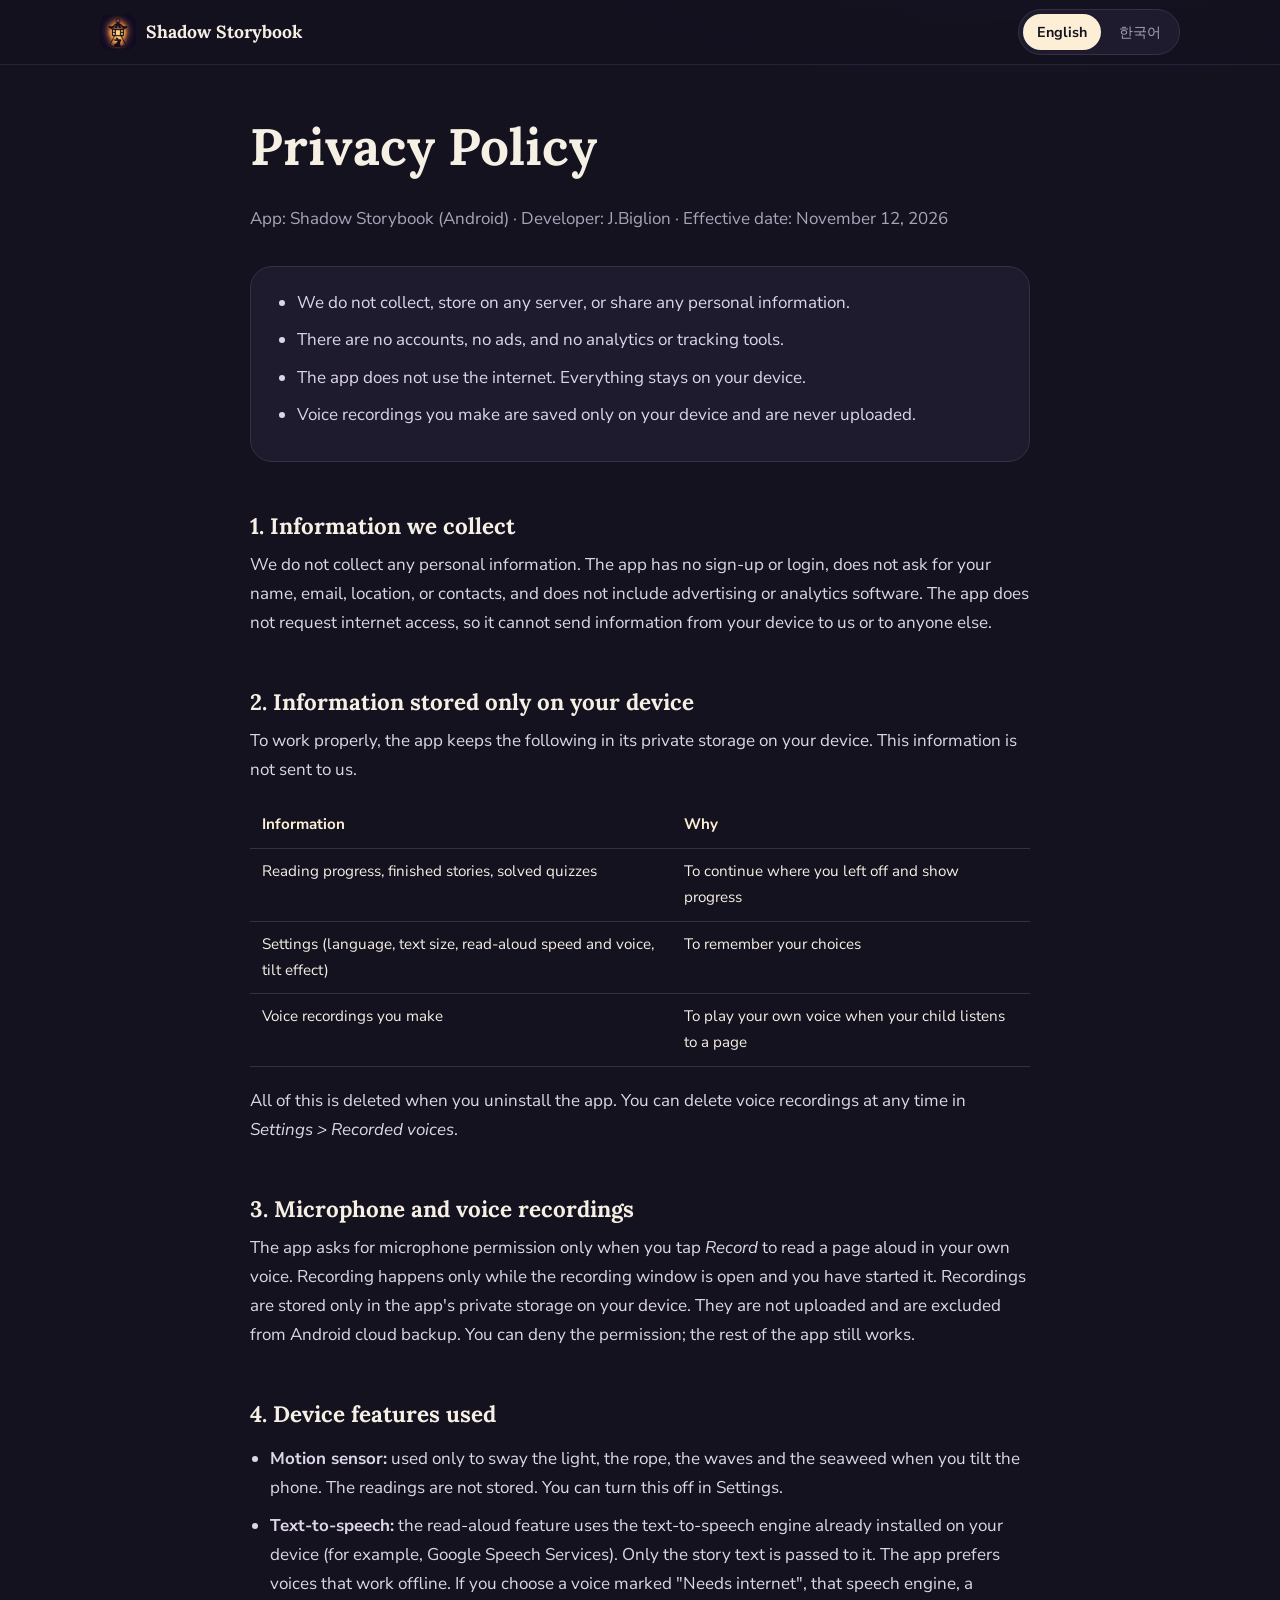
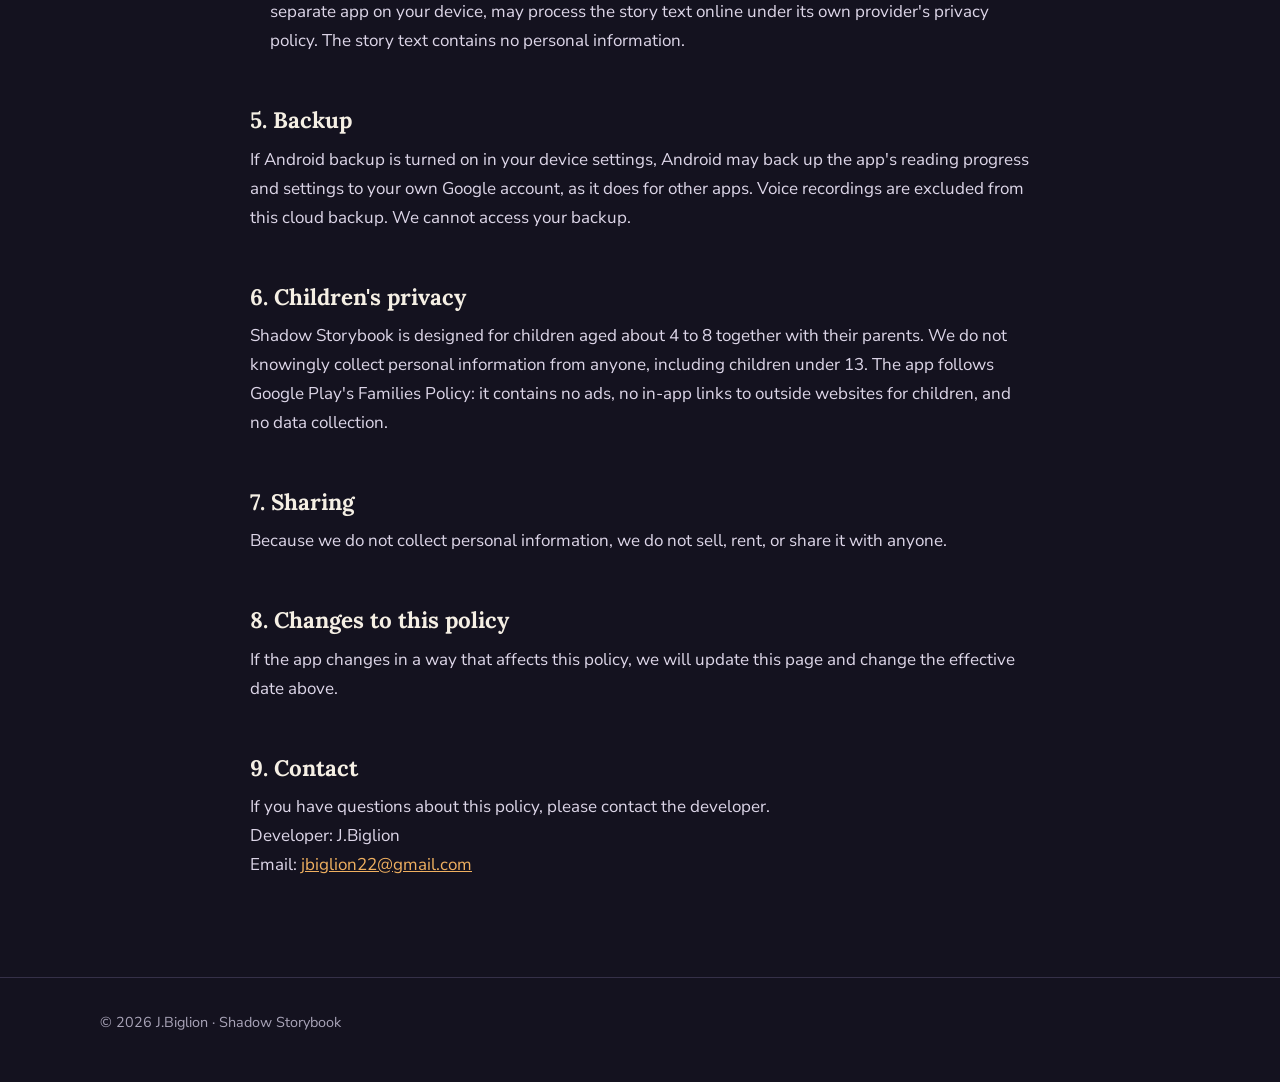
<file: privacy-policy.html>
<!doctype html>
<html lang="en" data-page="privacy-policy" data-default="true">
<head>
  <meta charset="utf-8">
  <meta name="viewport" content="width=device-width, initial-scale=1">
  <title>Privacy Policy - Shadow Storybook</title>
  <meta name="description" content="Privacy policy for the Shadow Storybook app.">
  <link rel="alternate" hreflang="en" href="privacy-policy.html">
  <link rel="alternate" hreflang="ko" href="privacy-policy-ko.html">
  <link rel="icon" href="icons/favicon-64.png">
  <link rel="preconnect" href="https://fonts.googleapis.com">
  <link rel="preconnect" href="https://fonts.gstatic.com" crossorigin>
  <link href="https://fonts.googleapis.com/css2?family=Lora:wght@500;700&family=Nunito+Sans:wght@400;700&display=swap" rel="stylesheet">
  <link rel="stylesheet" href="css/site.css">
  <script src="js/site.js"></script>
</head>
<body>
  <header class="site-header">
    <div class="wrap">
      <span class="brand"><img src="icons/app-icon-192.png" alt=""><span>Shadow Storybook</span></span>
      <nav class="lang-switch" aria-label="Language">
        <a href="privacy-policy.html?lang=en" data-set-lang="en" aria-current="true">English</a>
        <a href="privacy-policy-ko.html" data-set-lang="ko" lang="ko">한국어</a>
      </nav>
    </div>
  </header>

  <main class="wrap">
    <article class="doc">
      <h1>Privacy Policy</h1>
      <p class="updated">App: Shadow Storybook (Android) · Developer: J.Biglion · Effective date: November 12, 2026</p>

      <div class="summary">
        <ul>
          <li>We do not collect, store on any server, or share any personal information.</li>
          <li>There are no accounts, no ads, and no analytics or tracking tools.</li>
          <li>The app does not use the internet. Everything stays on your device.</li>
          <li>Voice recordings you make are saved only on your device and are never uploaded.</li>
        </ul>
      </div>

      <h2>1. Information we collect</h2>
      <p>We do not collect any personal information. The app has no sign-up or login, does not ask for your name, email, location, or contacts, and does not include advertising or analytics software. The app does not request internet access, so it cannot send information from your device to us or to anyone else.</p>

      <h2>2. Information stored only on your device</h2>
      <p>To work properly, the app keeps the following in its private storage on your device. This information is not sent to us.</p>
      <table>
        <thead><tr><th>Information</th><th>Why</th></tr></thead>
        <tbody>
          <tr><td>Reading progress, finished stories, solved quizzes</td><td>To continue where you left off and show progress</td></tr>
          <tr><td>Settings (language, text size, read-aloud speed and voice, tilt effect)</td><td>To remember your choices</td></tr>
          <tr><td>Voice recordings you make</td><td>To play your own voice when your child listens to a page</td></tr>
        </tbody>
      </table>
      <p>All of this is deleted when you uninstall the app. You can delete voice recordings at any time in <em>Settings &gt; Recorded voices</em>.</p>

      <h2>3. Microphone and voice recordings</h2>
      <p>The app asks for microphone permission only when you tap <em>Record</em> to read a page aloud in your own voice. Recording happens only while the recording window is open and you have started it. Recordings are stored only in the app's private storage on your device. They are not uploaded and are excluded from Android cloud backup. You can deny the permission; the rest of the app still works.</p>

      <h2>4. Device features used</h2>
      <ul>
        <li><strong>Motion sensor:</strong> used only to sway the light, the rope, the waves and the seaweed when you tilt the phone. The readings are not stored. You can turn this off in Settings.</li>
        <li><strong>Text-to-speech:</strong> the read-aloud feature uses the text-to-speech engine already installed on your device (for example, Google Speech Services). Only the story text is passed to it. The app prefers voices that work offline. If you choose a voice marked "Needs internet", that speech engine, a separate app on your device, may process the story text online under its own provider's privacy policy. The story text contains no personal information.</li>
      </ul>

      <h2>5. Backup</h2>
      <p>If Android backup is turned on in your device settings, Android may back up the app's reading progress and settings to your own Google account, as it does for other apps. Voice recordings are excluded from this cloud backup. We cannot access your backup.</p>

      <h2>6. Children's privacy</h2>
      <p>Shadow Storybook is designed for children aged about 4 to 8 together with their parents. We do not knowingly collect personal information from anyone, including children under 13. The app follows Google Play's Families Policy: it contains no ads, no in-app links to outside websites for children, and no data collection.</p>

      <h2>7. Sharing</h2>
      <p>Because we do not collect personal information, we do not sell, rent, or share it with anyone.</p>

      <h2>8. Changes to this policy</h2>
      <p>If the app changes in a way that affects this policy, we will update this page and change the effective date above.</p>

      <h2>9. Contact</h2>
      <p>If you have questions about this policy, please contact the developer.<br>
        Developer: J.Biglion<br>
        Email: <a href="mailto:jbiglion22@gmail.com">jbiglion22@gmail.com</a></p>
    </article>
  </main>

  <footer class="site-footer">
    <div class="wrap"><span>© 2026 J.Biglion · Shadow Storybook</span></div>
  </footer>
</body>
</html>
</file>
<file: css/site.css>
/* Shadow Storybook website — night sky, warm lantern light */
:root {
  --night: #14121f;
  --night-deep: #0d0b16;
  --surface: #1e1b2e;
  --surface-2: #26223a;
  --outline: #353048;
  --amber: #f0b060;
  --glow: #fcefd6;
  --text: #f5efe4;
  --muted: #a9a4b8;
  --radius: 22px;
  --max: 1080px;
  --title-font: "Lora", "Gowun Batang", Georgia, serif;
  --body-font: "Nunito Sans", "Noto Sans KR", system-ui, -apple-system, sans-serif;
}
html[lang="ko"] {
  --title-font: "Gowun Batang", "Lora", serif;
  --body-font: "Noto Sans KR", "Nunito Sans", system-ui, sans-serif;
}

* { box-sizing: border-box; }
html { scroll-behavior: smooth; }
body {
  margin: 0;
  background: radial-gradient(1200px 600px at 80% -10%, #2a2346 0%, transparent 60%), var(--night);
  color: var(--text);
  font-family: var(--body-font);
  font-size: 17px;
  line-height: 1.7;
  -webkit-font-smoothing: antialiased;
}
/* height: auto — HTML에 적은 width/height는 비율만 알려 주고, 줄어들 때 높이도 같이 줄게 한다 */
img { max-width: 100%; height: auto; display: block; }
a { color: var(--amber); }
h1, h2, h3 { font-family: var(--title-font); line-height: 1.3; margin: 0 0 .5em; }
h1 { font-size: clamp(2rem, 5vw, 3.2rem); }
h2 { font-size: clamp(1.6rem, 3.6vw, 2.3rem); }
h3 { font-size: 1.2rem; }
p { margin: 0 0 1em; }

.wrap { width: min(var(--max), 100% - 40px); margin-inline: auto; }

/* Header */
.site-header {
  position: sticky; top: 0; z-index: 10;
  background: rgba(20, 18, 31, .82);
  backdrop-filter: blur(10px);
  border-bottom: 1px solid rgba(53, 48, 72, .6);
}
.site-header .wrap { display: flex; align-items: center; justify-content: space-between; gap: 16px; height: 64px; }
.brand { display: flex; align-items: center; gap: 10px; color: var(--text); text-decoration: none; font-family: var(--title-font); font-weight: 700; font-size: 1.1rem; }
.brand img { width: 36px; height: 36px; border-radius: 10px; }
.lang-switch { display: flex; gap: 4px; padding: 4px; background: var(--surface); border: 1px solid var(--outline); border-radius: 999px; }
.lang-switch a { color: var(--muted); text-decoration: none; font-size: .9rem; padding: 6px 14px; border-radius: 999px; }
.lang-switch a[aria-current="true"] { background: var(--glow); color: var(--night); font-weight: 700; }

/* Hero */
.hero { padding: 40px 0 24px; }
.hero-art { border-radius: var(--radius); overflow: hidden; box-shadow: 0 30px 80px rgba(0,0,0,.45), 0 0 0 1px var(--outline); }
.hero-text { text-align: center; padding: 36px 0 0; }
.hero-text .lead { color: var(--muted); font-size: 1.15rem; max-width: 640px; margin: 0 auto 28px; }
.badges { display: flex; flex-wrap: wrap; gap: 10px; justify-content: center; margin-top: 18px; }
.badge { font-size: .85rem; color: var(--glow); background: var(--surface); border: 1px solid var(--outline); padding: 6px 14px; border-radius: 999px; }

.play-button {
  display: inline-flex; align-items: center; gap: 12px;
  background: var(--amber); color: var(--night); text-decoration: none;
  font-weight: 800; font-size: 1.05rem;
  padding: 16px 28px; border-radius: 999px;
  box-shadow: 0 10px 30px rgba(240, 176, 96, .35);
  transition: transform .15s ease, box-shadow .15s ease;
}
.play-button:hover { transform: translateY(-2px); box-shadow: 0 14px 36px rgba(240, 176, 96, .45); }
.play-button svg { width: 24px; height: 24px; }

/* Sections */
section { padding: 72px 0; }
.section-head { text-align: center; max-width: 680px; margin: 0 auto 40px; }
.section-head p { color: var(--muted); }
.eyebrow { color: var(--amber); font-weight: 700; letter-spacing: .08em; text-transform: uppercase; font-size: .8rem; margin-bottom: 8px; }

/* Lantern demo */
.stage {
  position: relative; height: 340px; border-radius: var(--radius); overflow: hidden;
  background: radial-gradient(circle at var(--lx, 70%) var(--ly, 28%), var(--glow) 0%, var(--amber) 28%, #7a4a2a 70%);
  box-shadow: inset 0 0 0 1px var(--outline);
  cursor: grab; touch-action: none; user-select: none;
}
.stage::after { content: ""; position: absolute; left: 0; right: 0; bottom: 0; height: 16%; background: #2a1f22; }
.stage .figure { position: absolute; bottom: 16%; height: 58%; transform: translateX(-50%); transform-origin: 50% 100%; z-index: 2; transition: opacity .5s; animation: breathe 3.4s ease-in-out infinite; }
.stage .figure:nth-of-type(2) { animation-delay: -1.1s; }
.stage .figure:nth-of-type(3) { animation-delay: -2.2s; }
.stage .figure.tap { cursor: pointer; }
.stage .figure.jump { animation: jump .6s cubic-bezier(.3,1.6,.5,1); }
@keyframes breathe { 0%,100% { transform: translateX(-50%) scale(1,1); } 50% { transform: translateX(-50%) scale(.995,1.018); } }
@keyframes jump { 0% { transform: translateX(-50%) translateY(0) scale(.94,1.12); } 40% { transform: translateX(-50%) translateY(-14%) scale(.96,1.08); } 100% { transform: translateX(-50%) translateY(0) scale(1,1); } }
/* 막 뒤의 빛: 밝은 자리와 끌 수 있다는 고리 */
.stage .light { position: absolute; left: var(--lx, 70%); top: var(--ly, 28%); width: 64px; height: 64px; margin: -32px 0 0 -32px; border-radius: 50%; z-index: 3;
  background: radial-gradient(circle, rgba(255,255,255,.95) 0%, rgba(255,244,214,.5) 45%, transparent 70%); box-shadow: inset 0 0 0 1.5px rgba(255,255,255,.55); pointer-events: none; }
.stage .bubble { position: absolute; z-index: 4; padding: 6px 14px; border-radius: 16px; background: rgba(255,255,255,.95); color: #14121f; font-weight: 700; transform: translate(-50%, -100%); opacity: 0; transition: opacity .2s; pointer-events: none; }
.stage .bubble.show { opacity: 1; }
.stage-hint { text-align: center; color: var(--muted); font-size: .95rem; margin-top: 12px; }

/* Feature grid */
.features { display: grid; grid-template-columns: repeat(3, 1fr); gap: 18px; }
.card { background: var(--surface); border: 1px solid var(--outline); border-radius: var(--radius); padding: 26px; }
.card .icon { font-size: 1.8rem; margin-bottom: 10px; }
.card p { color: var(--muted); margin: 0; }

/* Stories */
.stories { display: grid; grid-template-columns: repeat(3, 1fr); gap: 18px; }
.story { background: var(--surface); border: 1px solid var(--outline); border-radius: var(--radius); overflow: hidden; }
.story .cover {
  height: 200px; display: flex; align-items: flex-end; justify-content: center; padding: 18px;
  background: radial-gradient(circle at 50% 35%, var(--glow), var(--amber) 45%, #7a4a2a 85%);
}
.story .cover img { max-height: 100%; }
.story .cover.soon { filter: grayscale(.5) brightness(.7); }
.story .body { padding: 20px 22px 24px; }
.story .body p { color: var(--muted); margin: 0; }
.tag { display: inline-block; font-size: .78rem; font-weight: 700; padding: 3px 10px; border-radius: 999px; margin-bottom: 8px; }
.tag.now { background: var(--amber); color: var(--night); }
.tag.soon { background: var(--surface-2); color: var(--muted); border: 1px solid var(--outline); }

/* Split (read together) */
.split { display: grid; grid-template-columns: 1.1fr .9fr; gap: 40px; align-items: center; }
.split ul { list-style: none; padding: 0; margin: 0; display: grid; gap: 16px; }
.split li { display: flex; gap: 14px; }
.split li .dot { flex: none; width: 34px; height: 34px; border-radius: 50%; display: grid; place-items: center; background: var(--surface-2); border: 1px solid var(--outline); }
.split li p { color: var(--muted); margin: 0; }
.quote { background: var(--surface); border: 1px solid var(--outline); border-radius: var(--radius); padding: 28px; font-family: var(--title-font); font-size: 1.25rem; line-height: 1.8; }
.quote .dialogue { color: var(--glow); font-weight: 700; }
.quote small { display: block; margin-top: 14px; font-family: var(--body-font); font-size: .9rem; color: var(--muted); }

/* Screenshots */
.shots { display: flex; gap: 18px; overflow-x: auto; padding: 4px 4px 18px; scroll-snap-type: x mandatory; justify-content: center; }
.shots figure { flex: 0 0 220px; margin: 0; scroll-snap-align: center; }
.shots img { border-radius: 26px; border: 1px solid var(--outline); box-shadow: 0 20px 50px rgba(0,0,0,.4); }
.shots figcaption { text-align: center; color: var(--muted); font-size: .9rem; margin-top: 10px; }

/* Trust */
.trust { display: grid; grid-template-columns: repeat(4, 1fr); gap: 14px; }
.trust div { text-align: center; padding: 22px 14px; background: var(--surface); border: 1px solid var(--outline); border-radius: var(--radius); }
.trust strong { display: block; font-family: var(--title-font); font-size: 1.05rem; margin-top: 6px; }
.trust span { color: var(--muted); font-size: .9rem; }

/* FAQ */
.faq { max-width: 760px; margin: 0 auto; display: grid; gap: 12px; }
.faq details { background: var(--surface); border: 1px solid var(--outline); border-radius: 16px; padding: 18px 22px; }
.faq summary { cursor: pointer; font-weight: 700; list-style: none; }
.faq summary::-webkit-details-marker { display: none; }
.faq summary::after { content: "+"; float: right; color: var(--amber); font-weight: 400; }
.faq details[open] summary::after { content: "−"; }
.faq details p { color: var(--muted); margin: 12px 0 0; }

/* CTA + footer */
.cta { text-align: center; padding: 80px 0; background: radial-gradient(700px 300px at 50% 0%, rgba(240,176,96,.18), transparent 70%); }
.site-footer { border-top: 1px solid var(--outline); padding: 32px 0 48px; color: var(--muted); font-size: .9rem; }
.site-footer .wrap { display: flex; flex-wrap: wrap; justify-content: space-between; gap: 12px; }

/* Document pages (privacy policy) */
.doc { max-width: 780px; margin: 0 auto; padding: 48px 0 80px; }
.doc .updated { color: var(--muted); margin-bottom: 32px; }
.doc h2 { font-size: 1.4rem; margin-top: 2.2em; }
.doc p, .doc li { color: #ddd6e8; }
.doc ul { padding-left: 1.2em; }
.doc li { margin-bottom: .5em; }
.doc .summary { background: var(--surface); border: 1px solid var(--outline); border-radius: var(--radius); padding: 22px 26px; }
.doc .summary ul { margin: 0; }
.doc table { width: 100%; border-collapse: collapse; margin: 12px 0 20px; font-size: .95rem; }
.doc th, .doc td { text-align: left; padding: 10px 12px; border-bottom: 1px solid var(--outline); vertical-align: top; }
.doc th { color: var(--glow); font-weight: 700; }

/* Responsive */
@media (max-width: 900px) {
  .features, .stories { grid-template-columns: 1fr 1fr; }
  .split { grid-template-columns: 1fr; }
  .trust { grid-template-columns: 1fr 1fr; }
}
@media (max-width: 600px) {
  body { font-size: 16px; }
  section { padding: 52px 0; }
  .features, .stories { grid-template-columns: 1fr; }
  .stage { height: 260px; }
  .shots { justify-content: flex-start; }
  .shots figure { flex-basis: 70%; }
  .brand span { display: none; }
  .doc table, .doc thead, .doc tbody, .doc tr, .doc th, .doc td { display: block; }
  .doc thead { display: none; }
  .doc td { border: 0; padding: 4px 0; }
  .doc tr { border-bottom: 1px solid var(--outline); padding: 10px 0; }
}
@media (prefers-reduced-motion: reduce) {
  html { scroll-behavior: auto; }
  .play-button { transition: none; }
  .stage .figure { animation: none; }
}
</file>
